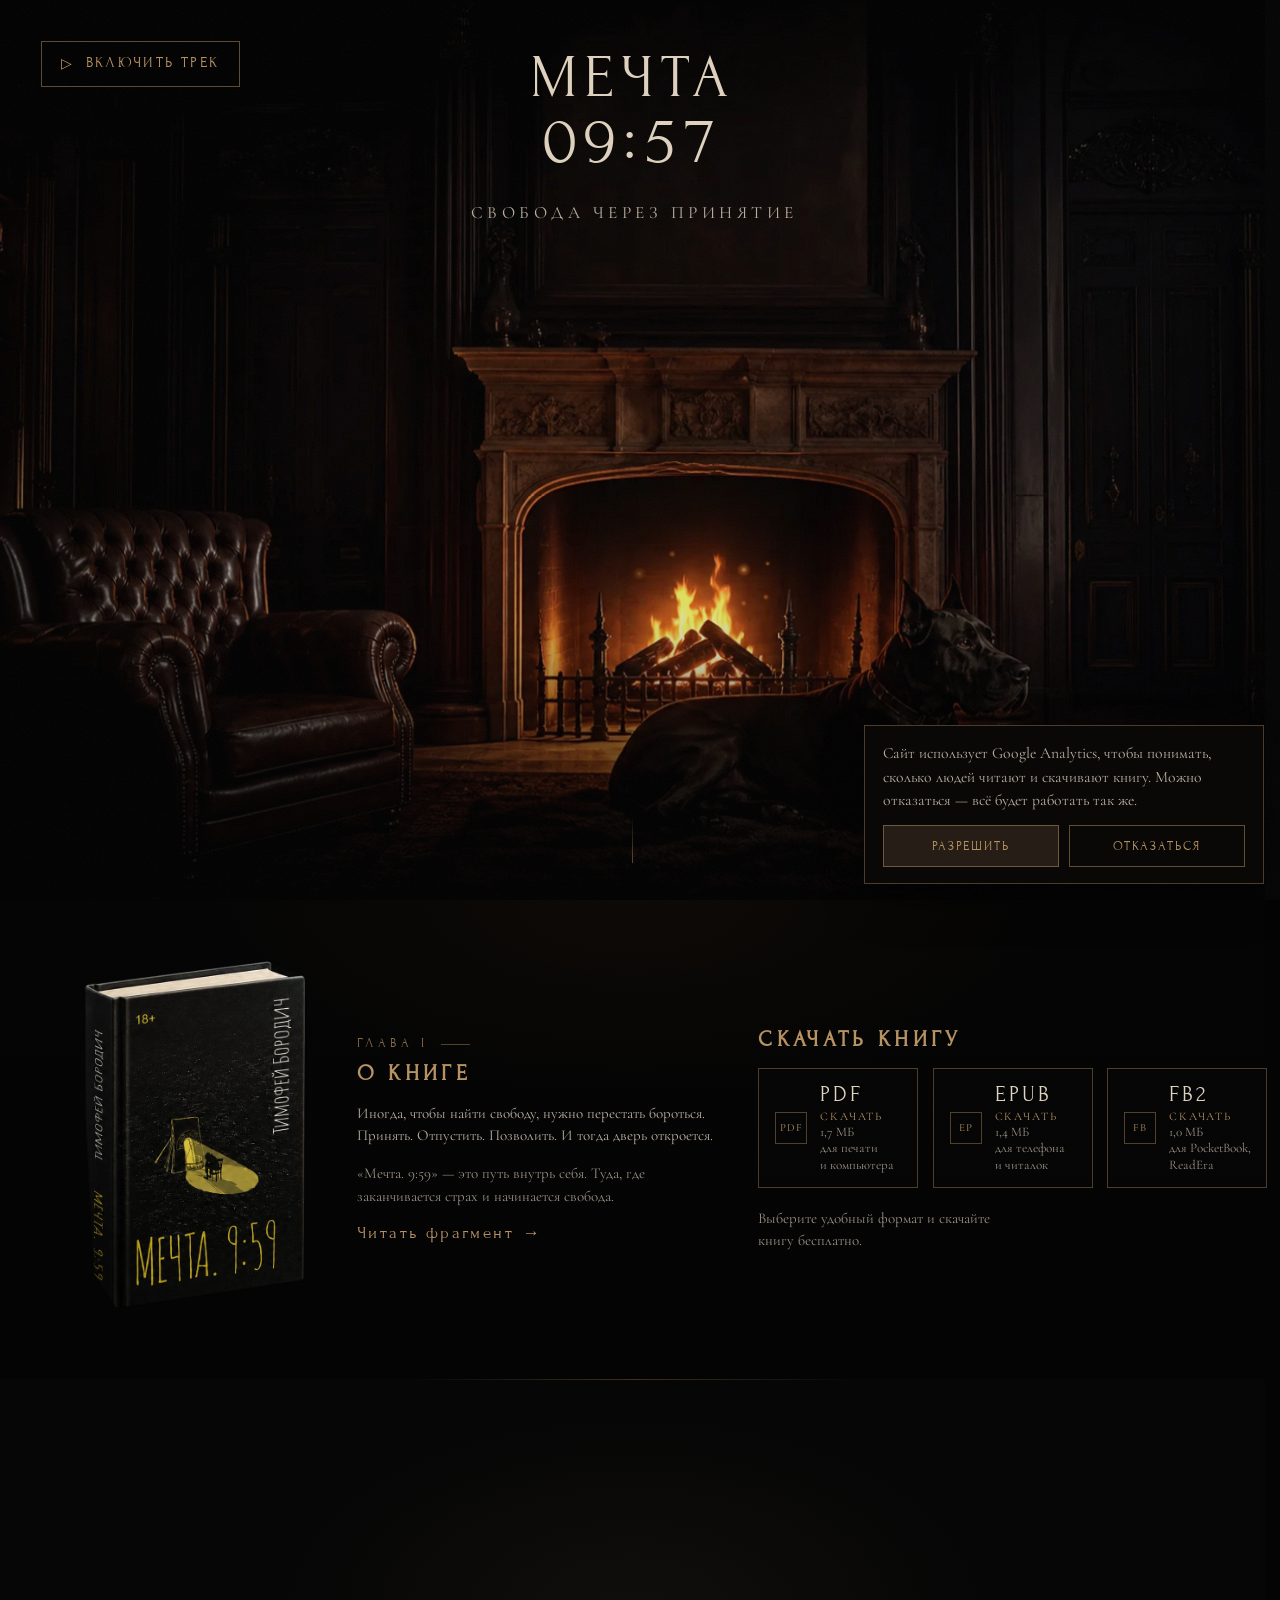
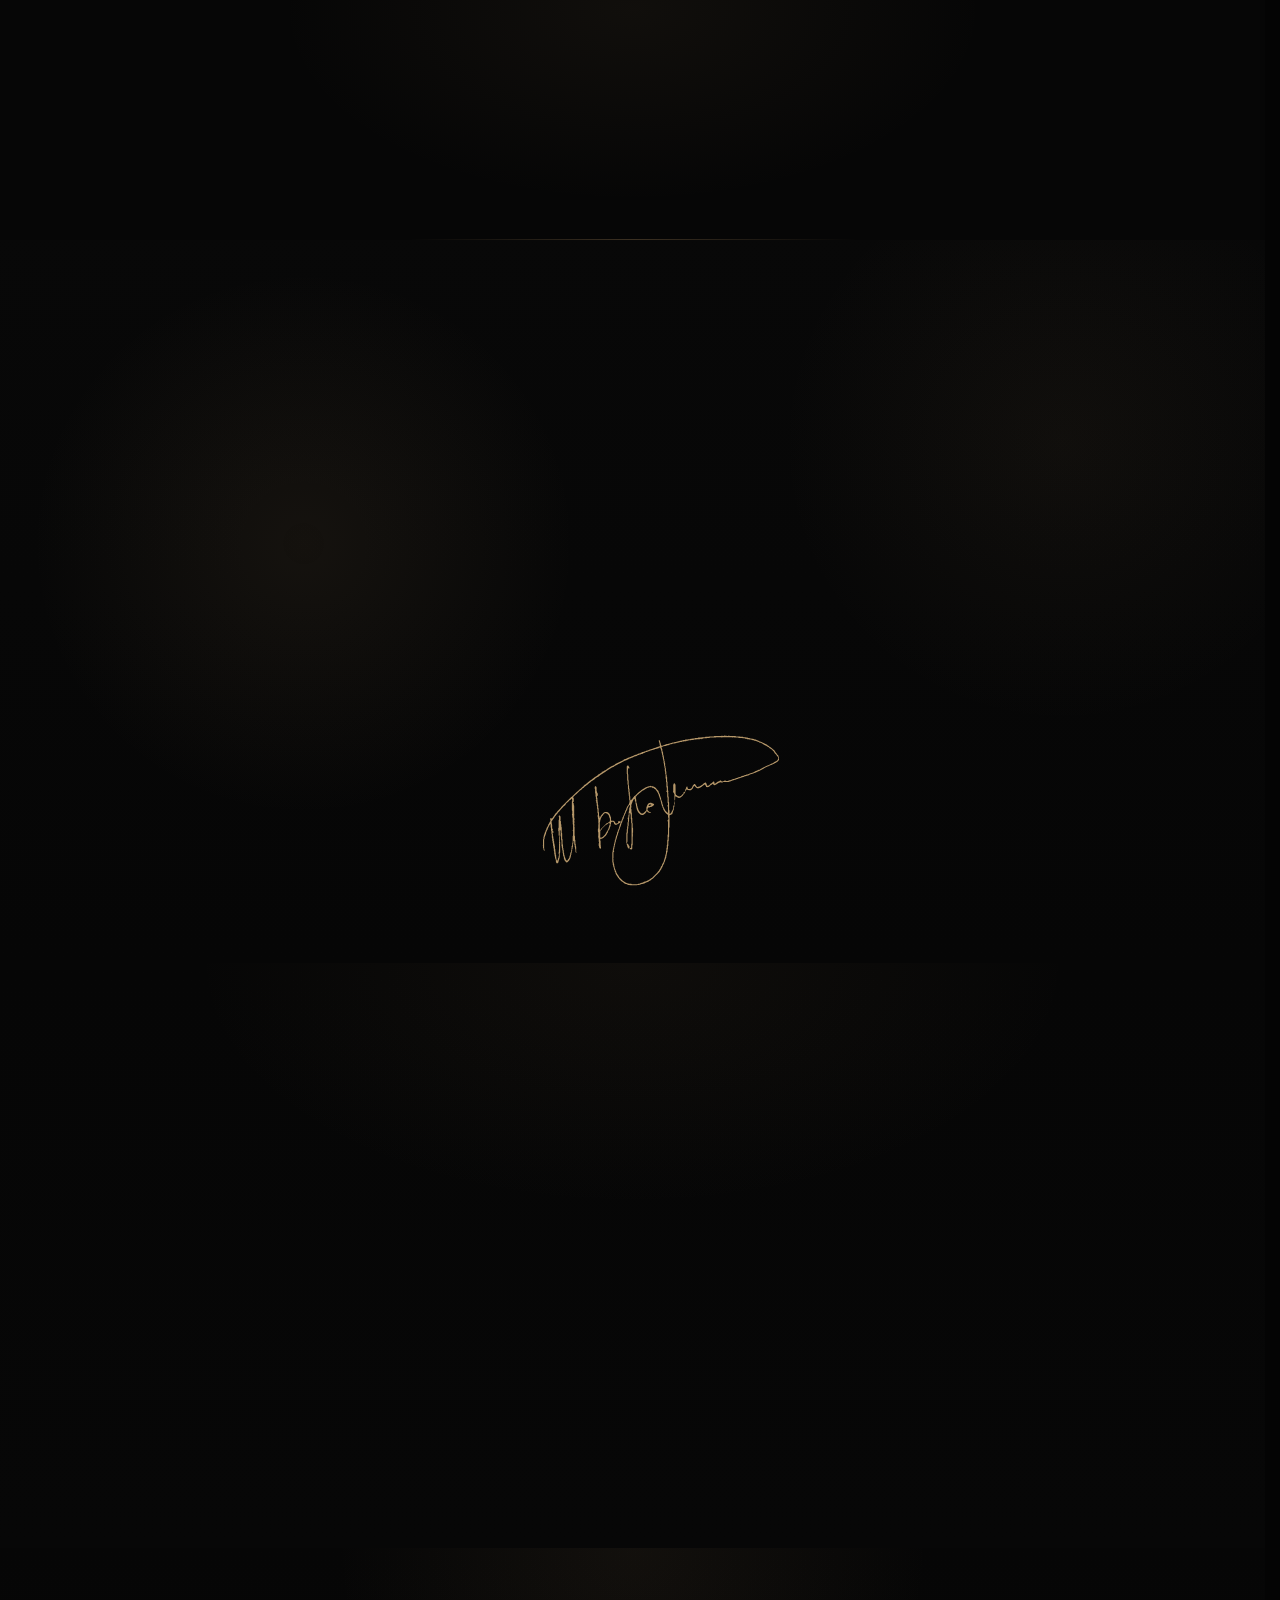
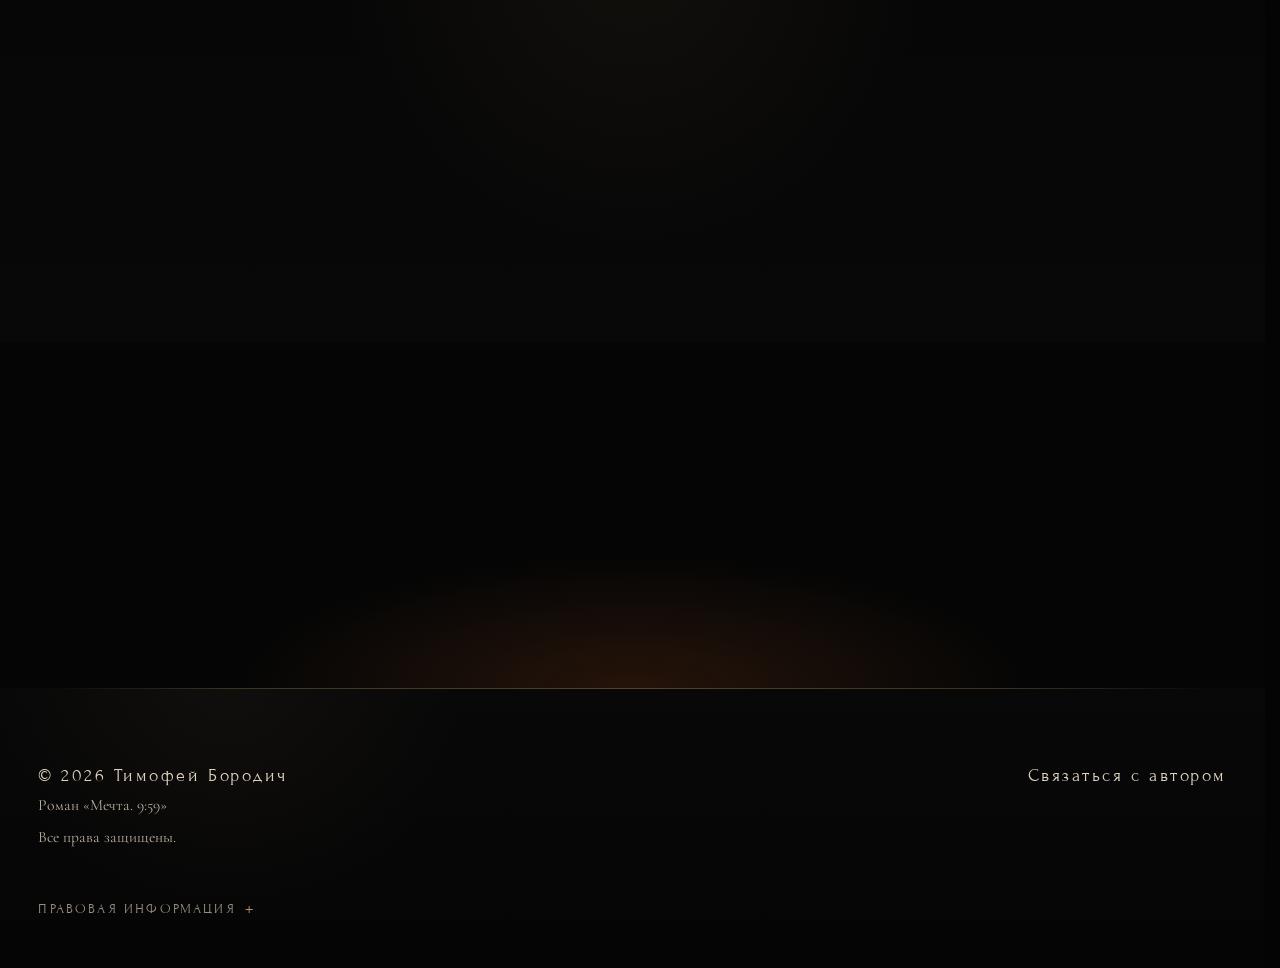
<file: index.html>
<!DOCTYPE html>
<html lang="ru">
  <head>
    <script>
      document.documentElement.classList.add("js");

      // Кинематографичное начало — один раз за сессию и только без «уменьшения движения».
      try {
        if (
          !window.sessionStorage.getItem("intro-seen") &&
          !window.matchMedia("(prefers-reduced-motion: reduce)").matches
        ) {
          document.documentElement.classList.add("intro-play");
          window.sessionStorage.setItem("intro-seen", "1");
        }
      } catch (error) {}

      // Google Consent Mode v2: аналитика по умолчанию без cookies,
      // пока посетитель не нажмёт «Разрешить» в баннере.
      window.dataLayer = window.dataLayer || [];
      function gtag(){dataLayer.push(arguments);}

      var storedConsent = null;
      try {
        storedConsent = window.localStorage.getItem("analytics-consent");
      } catch (error) {}

      gtag("consent", "default", {
        analytics_storage: storedConsent === "granted" ? "granted" : "denied",
        ad_storage: "denied",
        ad_user_data: "denied",
        ad_personalization: "denied"
      });
      gtag("js", new Date());
      gtag("config", "G-35T767LSGK");
    </script>
    <!-- Google tag (gtag.js) -->
    <script async src="https://www.googletagmanager.com/gtag/js?id=G-35T767LSGK"></script>
    <meta charset="UTF-8" />
    <meta name="viewport" content="width=device-width, initial-scale=1.0" />
    <title>«Мечта. 9:59» — роман Тимофея Бородича</title>

    <!-- Primary metadata -->
    <meta
      name="description"
      content="Официальная страница романа Тимофея Бородича «Мечта. 9:59» — истории о выборе, страхе, любви, свободе и ценности времени. Прочитайте фрагмент и скачайте книгу в доступных форматах."
    />
    <meta name="author" content="Тимофей Бородич" />
    <meta name="robots" content="index, follow, max-image-preview:large" />
    <link rel="canonical" href="https://9-59.site/" />
    <meta name="theme-color" content="#040404" />

    <!-- Icons -->
    <link rel="icon" href="favicon.ico" sizes="any" />
    <link rel="icon" type="image/png" sizes="32x32" href="assets/images/favicon-32.png" />
    <link
      rel="apple-touch-icon"
      sizes="180x180"
      href="assets/images/apple-touch-icon-180.png"
    />
    <link rel="manifest" href="manifest.webmanifest" />

    <!-- Open Graph -->
    <meta property="og:type" content="book" />
    <meta property="og:locale" content="ru_RU" />
    <meta property="og:site_name" content="Мечта. 9:59" />
    <meta property="og:title" content="«Мечта. 9:59» — роман Тимофея Бородича" />
    <meta
      property="og:description"
      content="История о выборе, страхе, любви, свободе и ценности времени. Прочитайте фрагмент романа Тимофея Бородича «Мечта. 9:59»."
    />
    <meta property="og:url" content="https://9-59.site/" />
    <meta
      property="og:image"
      content="https://9-59.site/assets/images/social/mechta-9-59-og.jpg"
    />
    <meta
      property="og:image:secure_url"
      content="https://9-59.site/assets/images/social/mechta-9-59-og.jpg"
    />
    <meta property="og:image:type" content="image/jpeg" />
    <meta property="og:image:width" content="1200" />
    <meta property="og:image:height" content="630" />
    <meta
      property="og:image:alt"
      content="Промо-изображение романа Тимофея Бородича «Мечта. 9:59»"
    />

    <!-- Twitter Card -->
    <meta name="twitter:card" content="summary_large_image" />
    <meta name="twitter:title" content="«Мечта. 9:59» — роман Тимофея Бородича" />
    <meta
      name="twitter:description"
      content="История о выборе, страхе, любви, свободе и ценности времени. Прочитайте фрагмент романа «Мечта. 9:59»."
    />
    <meta
      name="twitter:image"
      content="https://9-59.site/assets/images/social/mechta-9-59-og.jpg"
    />
    <meta
      name="twitter:image:alt"
      content="Промо-изображение романа Тимофея Бородича «Мечта. 9:59»"
    />

    <script type="application/ld+json">
      {
        "@context": "https://schema.org",
        "@graph": [
          {
            "@type": "Book",
            "@id": "https://9-59.site/#book",
            "name": "Мечта. 9:59",
            "description": "«Мечта. 9:59» — роман Тимофея Бородича о выборе, страхе, любви, свободе и ценности времени.",
            "inLanguage": "ru",
            "url": "https://9-59.site/",
            "isAccessibleForFree": true,
            "image": "https://9-59.site/assets/images/book-cover-current.jpg",
            "author": {
              "@id": "https://9-59.site/#author"
            },
            "workExample": [
              {
                "@id": "https://9-59.site/#book-pdf"
              },
              {
                "@id": "https://9-59.site/#book-epub"
              },
              {
                "@id": "https://9-59.site/#book-fb2"
              }
            ]
          },
          {
            "@type": "Person",
            "@id": "https://9-59.site/#author",
            "name": "Тимофей Бородич",
            "url": "https://9-59.site/#author",
            "image": "https://9-59.site/assets/images/author-timofei-borodich-1080.webp",
            "description": "Тимофей Бородич — писатель и музыкант, автор романа «Мечта. 9:59»."
          },
          {
            "@type": "Book",
            "@id": "https://9-59.site/#book-pdf",
            "name": "Мечта. 9:59 — PDF",
            "bookFormat": "https://schema.org/EBook",
            "encodingFormat": "application/pdf",
            "inLanguage": "ru",
            "url": "https://9-59.site/assets/books/mechta-9-59.pdf"
          },
          {
            "@type": "Book",
            "@id": "https://9-59.site/#book-epub",
            "name": "Мечта. 9:59 — EPUB",
            "bookFormat": "https://schema.org/EBook",
            "encodingFormat": "application/epub+zip",
            "inLanguage": "ru",
            "url": "https://9-59.site/assets/books/mechta-9-59.epub"
          },
          {
            "@type": "Book",
            "@id": "https://9-59.site/#book-fb2",
            "name": "Мечта. 9:59 — FB2",
            "bookFormat": "https://schema.org/EBook",
            "encodingFormat": "application/x-fictionbook+xml",
            "inLanguage": "ru",
            "url": "https://9-59.site/assets/books/mechta-9-59.fb2"
          }
        ]
      }
    </script>

    <!-- Resource hints -->
    <link
      rel="preload"
      as="image"
      href="assets/images/hero-room-v1.webp"
      fetchpriority="high"
    />

    <!-- Fonts and styles -->
    <link rel="preconnect" href="https://fonts.googleapis.com" />
    <link rel="preconnect" href="https://fonts.gstatic.com" crossorigin />
    <link
      href="https://fonts.googleapis.com/css2?family=Cormorant+Garamond:wght@400;500;600&family=Forum&display=swap"
      rel="stylesheet"
    />
    <link rel="stylesheet" href="styles.css" />
  </head>
  <body>
    <header
      class="hero"
      id="hero"
      aria-labelledby="hero-title hero-timer hero-tagline"
    >
      <button
        class="hero__atmosphere-button"
        type="button"
        aria-label="Включить или выключить музыкальный трек книги"
        aria-pressed="false"
      >
        Включить трек
      </button>

      <div class="hero__room" aria-hidden="true">
      <div class="hero__scene"></div>
      <div class="hero__fire">
        <div class="hero__firelight"></div>
        <div class="hero__fireplace-flame-area">
          <div class="hero__fire-glow"></div>
          <div class="hero__fire-flame hero__fire-flame--back"></div>
          <div class="hero__fire-flame hero__fire-flame--front"></div>
          <div class="hero__fire-flame hero__fire-flame--core"></div>
          <div class="hero__spark-pool"></div>
        </div>
      </div>
      <div class="hero__dog-head"></div>
      <div class="hero__overlay"></div>
      </div>

      <div class="hero__countdown">
        <h1 class="hero__countdown-label" id="hero-title">
          МЕЧТА<span class="visually-hidden">. 9:59</span>
        </h1>
        <p
          class="hero__timer"
          id="hero-timer"
          role="timer"
          aria-label="Обратный таймер"
          tabindex="-1"
        ><span class="hero__digit">0</span><span class="hero__digit">9</span><span class="hero__colon">:</span><span class="hero__digit">5</span><span class="hero__digit">9</span></p>
        <p class="hero__tagline hero__tagline--countdown" id="hero-tagline">
          СВОБОДА ЧЕРЕЗ ПРИНЯТИЕ
        </p>
      </div>

      <button
        class="hero__dog-hit"
        type="button"
        data-dog-hit
        aria-label="Погладить собаку"
      ></button>

      <a class="hero__scroll-cue" href="#fragment" aria-label="Листать к описанию книги">
        <span class="hero__scroll-line" aria-hidden="true"></span>
      </a>

      <div class="hero__finale" data-timer-finale hidden>
        <p class="hero__finale-quote">
          Иногда, чтобы найти свободу, нужно перестать бороться.
        </p>
        <div class="hero__finale-actions">
          <button class="hero__finale-button" type="button" data-open-reader>
            Читать фрагмент
          </button>
          <button
            class="hero__finale-button hero__finale-button--ghost"
            type="button"
            data-timer-restart
          >
            Ещё 9:59
          </button>
        </div>
      </div>
    </header>

    <main>
      <section
        class="about-panel"
        id="fragment"
        aria-labelledby="about-title downloads-title"
      >
        <div class="about-panel__inner">
          <div class="about-panel__book book-mockup" data-tilt>
            <span class="book-mockup__glare" aria-hidden="true"></span>
            <img
              src="assets/images/book-mockup.webp"
              data-reader-origin
              alt="Книга «Мечта. 9:59» Тимофея Бородича"
              width="660"
              height="930"
              loading="lazy"
              decoding="async"
            />
          </div>

          <section class="about-panel__copy" aria-labelledby="about-title">
            <h2 class="about-panel__kicker" id="about-title">
              <span class="chapter-mark" aria-hidden="true">ГЛАВА I</span>О&nbsp;КНИГЕ
            </h2>
            <p class="about-panel__text">
              Иногда, чтобы найти свободу, нужно перестать бороться. Принять.
              Отпустить. Позволить. И&nbsp;тогда дверь откроется.
            </p>
            <p class="about-panel__text about-panel__text--muted">
              «Мечта. 9:59»&nbsp;— это путь внутрь себя. Туда, где заканчивается
              страх и&nbsp;начинается свобода.
            </p>
            <button
              class="about-panel__link"
              type="button"
              data-open-reader
              aria-haspopup="dialog"
              aria-label="Прочитать фрагмент романа «Мечта. 9:59»"
            >
              Читать фрагмент
            </button>
          </section>

          <section
            class="about-panel__downloads"
            id="downloads"
            aria-labelledby="downloads-title"
          >
            <h2 class="about-panel__kicker" id="downloads-title">
              СКАЧАТЬ КНИГУ
            </h2>
            <div class="about-panel__format-grid">
              <a
                class="about-panel__format-card"
                href="assets/books/mechta-9-59.pdf"
                download="mechta-9-59-timofei-borodich.pdf"
                type="application/pdf"
                data-analytics-event="download_pdf"
                data-analytics-file-type="pdf"
                aria-label="Скачать книгу «Мечта. 9:59» в формате PDF"
              >
                <span class="about-panel__format-icon">PDF</span>
                <span class="about-panel__format-meta">
                  <span class="about-panel__format-name">PDF</span>
                  <span class="about-panel__format-action">Скачать</span>
                  <span class="about-panel__format-hint">1,7&nbsp;МБ<br />для&nbsp;печати и&nbsp;компьютера</span>
                </span>
              </a>
              <a
                class="about-panel__format-card"
                href="assets/books/mechta-9-59.epub"
                download="mechta-9-59-timofei-borodich.epub"
                type="application/epub+zip"
                data-analytics-event="download_epub"
                data-analytics-file-type="epub"
                aria-label="Скачать книгу «Мечта. 9:59» в формате EPUB"
              >
                <span class="about-panel__format-icon">EP</span>
                <span class="about-panel__format-meta">
                  <span class="about-panel__format-name">EPUB</span>
                  <span class="about-panel__format-action">Скачать</span>
                  <span class="about-panel__format-hint">1,4&nbsp;МБ<br />для&nbsp;телефона и&nbsp;читалок</span>
                </span>
              </a>
              <a
                class="about-panel__format-card"
                href="assets/books/mechta-9-59.fb2"
                download="mechta-9-59-timofei-borodich.fb2"
                type="application/x-fictionbook+xml"
                data-analytics-event="download_fb2"
                data-analytics-file-type="fb2"
                aria-label="Скачать книгу «Мечта. 9:59» в формате FB2"
              >
                <span class="about-panel__format-icon">FB</span>
                <span class="about-panel__format-meta">
                  <span class="about-panel__format-name">FB2</span>
                  <span class="about-panel__format-action">Скачать</span>
                  <span class="about-panel__format-hint">1,0&nbsp;МБ<br />для&nbsp;PocketBook, ReadEra</span>
                </span>
              </a>
            </div>
            <p class="about-panel__text about-panel__text--muted about-panel__text--narrow">
              Выберите удобный формат и&nbsp;скачайте книгу бесплатно.
            </p>
          </section>
        </div>
      </section>

      <figure class="quote-break" data-quote-break>
        <div class="quote-break__quotes" data-reveal="title">
          <!-- Можно добавить несколько <blockquote>: при&nbsp;каждом визите покажется случайная. -->
          <blockquote class="quote-break__quote">
            <p>Каждый день&nbsp;— это монета, которую ты тратишь.</p>
          </blockquote>
          <blockquote class="quote-break__quote">
            <p>Люди начинают понимать ценность времени только тогда, когда оно подходит к&nbsp;концу.</p>
          </blockquote>
          <blockquote class="quote-break__quote">
            <p>Отказ&nbsp;— это выбор, а&nbsp;выбор&nbsp;— та же дверь, только без&nbsp;ручки и&nbsp;полотна.</p>
          </blockquote>
          <blockquote class="quote-break__quote">
            <p>Все возвращаются домой&nbsp;— лишь затем, чтобы через какое-то время снова собраться в&nbsp;путь.</p>
          </blockquote>
          <blockquote class="quote-break__quote">
            <p>Иногда самый большой поступок&nbsp;— не&nbsp;менять.</p>
          </blockquote>
        </div>
        <figcaption class="quote-break__caption" data-reveal="label">«Мечта. 9:59»</figcaption>
      </figure>

      <section class="author-section" id="author" aria-labelledby="author-title">
        <div class="author-section__inner">
          <div class="author-section__media" data-reveal="photo">
            <figure class="author-section__portrait">
              <img
                src="assets/images/author-timofei-borodich-1080.webp"
                srcset="
                  assets/images/author-timofei-borodich-720.webp 720w,
                  assets/images/author-timofei-borodich-1080.webp 1080w
                "
                sizes="
                  (max-width: 768px) calc(100vw - 2rem),
                  (max-width: 1024px) 34vw,
                  486px
                "
                alt="Тимофей Бородич, автор романа «Мечта. 9:59»"
                width="1080"
                height="719"
                loading="lazy"
                decoding="async"
              />
            </figure>
          </div>

          <div class="author-section__content">
            <p class="author-section__kicker" data-reveal="label">
              <span class="chapter-mark" aria-hidden="true">ГЛАВА II</span>АВТОР
            </p>
            <h2 class="author-section__name" id="author-title" data-reveal="title">
              Тимофей Бородич
            </h2>
            <div class="author-section__bio" data-reveal="body">
              <p>
                <strong>Тимофей Бородич</strong>&nbsp;— писатель и&nbsp;музыкант, для&nbsp;которого истории всегда были способом говорить о&nbsp;самом важном.
              </p>
              <p>
                В&nbsp;своем дебютном романе <strong>«Мечта. 9:59»</strong> он
                соединяет психологическую глубину, философские размышления и&nbsp;элементы мистического повествования, создавая историю о&nbsp;выборе,
                страхе, любви и&nbsp;свободе.
              </p>
              <p>
                Его&nbsp;книга не&nbsp;стремится дать готовые ответы&nbsp;— она приглашает
                читателя остановиться, задуматься, почувствовать ценность
                времени, осознать истинную цену свободы и&nbsp;вновь поверить в&nbsp;силу
                любви.
              </p>
            </div>

            <figure class="author-section__signature" data-signature>
              <img
                src="assets/images/signature.svg"
                alt="Подпись Тимофея Бородича"
                width="599"
                height="381"
                loading="lazy"
                decoding="async"
              />
            </figure>
          </div>
        </div>
      </section>

      <section class="reviews" id="reviews" aria-labelledby="reviews-title">
        <div class="reviews__inner">
          <p class="reviews__kicker" data-reveal="label">
            <span class="chapter-mark" aria-hidden="true">ГЛАВА III</span>ЧИТАТЕЛИ
          </p>
          <h2 class="reviews__title" id="reviews-title" data-reveal="title">
            Что&nbsp;пишут о&nbsp;книге
          </h2>
          <div class="reviews__grid">
            <article class="review" data-reveal="body">
              <p class="review__pull">«Книга, написанная честно, без&nbsp;купюр и&nbsp;очень эмоционально, до&nbsp;мурашек, до&nbsp;слёз.»</p>
              <details class="review__more">
                <summary class="review__toggle">Читать отзыв полностью</summary>
                <div class="review__text">
                  <p>Твоя книга&nbsp;— откровение и&nbsp;дар! Бесценный дар всем тем людям, которые бродят во&nbsp;мраке и&nbsp;не&nbsp;могут найти свой путь, не&nbsp;могут сделать в&nbsp;жизни правильный выбор… и&nbsp;падают в&nbsp;пропасть…</p>
                  <p>Лично я&nbsp;благодарю тебя за&nbsp;книгу, написанную честно, без&nbsp;купюр и&nbsp;очень эмоционально, до&nbsp;мурашек, до&nbsp;слёз… Я&nbsp;желаю тебе благополучия, процветания, мира и&nbsp;добра, и&nbsp;не&nbsp;только тебе, но&nbsp;и&nbsp;твоим близким. Горжусь тобой, мой друг!</p>
                </div>
              </details>
              <p class="review__meta">Из&nbsp;сообщения автору</p>
            </article>
            <article class="review" data-reveal="body">
              <p class="review__pull">«Она случайно попала ко&nbsp;мне и&nbsp;была прочитана за&nbsp;один день. Это тяжёлое, но&nbsp;в&nbsp;то же время уникальное произведение.»</p>
              <details class="review__more">
                <summary class="review__toggle">Читать отзыв полностью</summary>
                <div class="review__text">
                  <p>Здравствуйте! Мы с&nbsp;Вами не&nbsp;знакомы, но&nbsp;хотелось бы выразить благодарность за&nbsp;книгу «Мечта». Она случайно попала ко&nbsp;мне и&nbsp;была прочитана за&nbsp;один день.</p>
                  <p>Это тяжёлое, но&nbsp;в&nbsp;то же время уникальное произведение. Спектр пережитых эмоций бесконечен, давно такого не&nbsp;было, чтобы книга вызывала такое. Словами даже не&nbsp;описать.</p>
                  <p>Огромное спасибо, что&nbsp;поднимаете такую важную тему, как&nbsp;зависимость, и&nbsp;в&nbsp;такой нестандартной форме. Удачи Вам и&nbsp;новых открытий в&nbsp;творчестве! Спасибо!</p>
                </div>
              </details>
              <p class="review__meta">Из&nbsp;сообщения автору</p>
            </article>
            <article class="review" data-reveal="body">
              <p class="review__pull">«Я&nbsp;с&nbsp;этой книгой прожила и&nbsp;прочувствовала состояния, кажется, больше, чем за&nbsp;всю свою жизнь.»</p>
              <details class="review__more">
                <summary class="review__toggle">Читать отзыв полностью</summary>
                <div class="review__text">
                  <p>Привет, Тимофей! Прочла. Я&nbsp;с&nbsp;этой книгой прожила и&nbsp;прочувствовала состояния, кажется, больше, чем за&nbsp;всю свою жизнь. Это такое расширение сознания, такая невероятная возможность увидеть жизнь с&nbsp;другого ракурса!</p>
                  <p>Невозможно оторваться и&nbsp;больно читать без&nbsp;пауз, тем более когда буквы расплываются из-за&nbsp;слёз. Я&nbsp;читала, останавливалась, откладывала книгу, плакала, шла заваривать чай, обдумывала, возвращала себя в&nbsp;реальность, успокаивалась и&nbsp;снова открывала книгу.</p>
                  <p>А&nbsp;в&nbsp;некоторых фрагментах ловила дежавю&nbsp;— до&nbsp;боли знакомые для&nbsp;меня чувства и&nbsp;состояния описывались. Захватывающий сюжет, описания переданы настолько ярко, что&nbsp;не&nbsp;ощутить на&nbsp;себе просто невозможно. Табун мурашек и&nbsp;волосы дыбом во&nbsp;время всего прочтения.</p>
                  <p>Книга&nbsp;— откровение, в&nbsp;которой я&nbsp;нашла даже ответы на&nbsp;свои вопросы, цитаты выписывала себе в&nbsp;заметки. Пиши ещё!</p>
                </div>
              </details>
              <p class="review__meta">Из&nbsp;сообщения автору</p>
            </article>
          </div>
        </div>
      </section>

      <section class="next-book" id="next-book" aria-labelledby="next-book-title">
        <div class="next-book__inner">
          <p class="next-book__kicker" data-reveal="label">
            <span class="chapter-mark" aria-hidden="true">ГЛАВА IV</span>СКОРО
          </p>
          <h2 class="next-book__title" id="next-book-title" data-reveal="title">
            «Пока автобус едет»
          </h2>
          <p class="next-book__text" data-reveal="body">
            Новый роман Тимофея Бородича. Следите за&nbsp;новостями автора, чтобы
            не&nbsp;пропустить выход.
          </p>
          <a
            class="next-book__link"
            href="https://taplink.cc/dream959"
            target="_blank"
            rel="noreferrer noopener"
            data-reveal="body"
            data-analytics-contact-type="next_book"
          >
            Узнать о&nbsp;выходе первым
          </a>
        </div>
      </section>

      <section class="epilogue" aria-label="Эпилог">
        <div class="epilogue__embers" aria-hidden="true">
          <span></span><span></span><span></span><span></span><span></span><span></span><span></span>
        </div>
        <p class="epilogue__line" data-reveal="title">Огонь в&nbsp;камине почти угас.</p>
        <a class="epilogue__link" href="#hero" data-reveal="label">Вернуться к&nbsp;камину</a>
      </section>
    </main>

    <footer class="site-footer">
      <div class="site-footer__inner">
        <div class="site-footer__top">
          <div class="site-footer__column site-footer__column--meta">
            <p class="site-footer__title">© 2026 Тимофей Бородич</p>
            <p class="site-footer__line">Роман «Мечта. 9:59»</p>
            <p class="site-footer__line">Все права защищены.</p>
          </div>

          <div class="site-footer__column site-footer__column--contacts">
            <p class="site-footer__title site-footer__title--contacts">
              <a
                class="site-footer__contact-heading-link"
                href="https://taplink.cc/dream959"
                target="_blank"
                rel="noreferrer noopener"
                data-analytics-contact-type="website"
              >
                Связаться с&nbsp;автором
              </a>
            </p>
          </div>
        </div>

        <details class="site-footer__legal">
          <summary class="site-footer__legal-summary">Правовая информация</summary>
          <p class="site-footer__copyright">
            Все материалы, размещенные на&nbsp;данном сайте, включая текст книги, иллюстрации,
            дизайн, графику и&nbsp;другие объекты авторского права, принадлежат Тимофею Бородичу
            и&nbsp;защищены законодательством об&nbsp;авторском праве. Допускается исключительно личное
            некоммерческое использование материалов сайта. Любое копирование, распространение,
            публикация, изменение или коммерческое использование произведения полностью или
            частично без&nbsp;письменного разрешения правообладателя запрещено. Материалы сайта
            предназначены исключительно для&nbsp;личного ознакомления. Любое воспроизведение,
            распространение, публикация, изменение или использование произведения полностью
            либо частично в&nbsp;коммерческих целях без&nbsp;письменного разрешения правообладателя
            запрещено.
          </p>
        </details>
      </div>
    </footer>

    <dialog class="reader-layer" aria-labelledby="reader-title">
      <div class="reader-layer__backdrop" data-close-reader></div>
      <section class="reader-dialog">
        <button
          class="reader-dialog__close"
          type="button"
          aria-label="Закрыть режим чтения"
          data-close-reader
        >
          ×
        </button>

        <div class="reader-dialog__sheet">
          <header class="reader-dialog__header">
            <p class="reader-dialog__label">ФРАГМЕНТ</p>
            <h2 class="reader-dialog__title" id="reader-title">МЕЧТА. 9:59</h2>
            <div class="reader-dialog__rule" aria-hidden="true"></div>
            <div class="reader-dialog__tools" role="group" aria-label="Настройки чтения">
              <button
                class="reader-dialog__tool"
                type="button"
                data-reader-font="-1"
                aria-label="Уменьшить текст"
              >
                A−
              </button>
              <button
                class="reader-dialog__tool"
                type="button"
                data-reader-font="1"
                aria-label="Увеличить текст"
              >
                A+
              </button>
              <button
                class="reader-dialog__tool reader-dialog__tool--theme"
                type="button"
                data-reader-theme
                aria-pressed="false"
                aria-label="Ночной режим"
              >
                <span aria-hidden="true">☾</span>
              </button>
            </div>
          </header>

          <div class="reader-dialog__body">
            <article
              class="reader-dialog__page"
              id="reader-content"
              tabindex="0"
              aria-label="Текст фрагмента"
            ></article>
          </div>

          <button
            class="reader-dialog__share"
            type="button"
            data-reader-share
            hidden
          >
            Поделиться цитатой
          </button>

          <footer class="reader-dialog__footer">
            <div class="reader-dialog__progress" aria-hidden="true">
              <span data-reader-progress></span>
            </div>
            <button
              class="reader-dialog__nav reader-dialog__nav--prev"
              type="button"
              data-reader-prev
            >
              ← Предыдущая
            </button>
            <p class="reader-dialog__meta" data-reader-meta></p>
            <button
              class="reader-dialog__nav reader-dialog__nav--next"
              type="button"
              data-reader-next
            >
              Следующая →
            </button>
          </footer>
        </div>
      </section>
    </dialog>

    <div class="toast" role="status" aria-live="polite" popover="manual" data-toast></div>

    <div class="consent" role="region" aria-label="Согласие на аналитику" data-consent hidden>
      <p class="consent__text">
        Сайт использует Google Analytics, чтобы понимать, сколько людей читают и&nbsp;скачивают книгу. Можно отказаться&nbsp;— всё будет работать так же.
      </p>
      <div class="consent__actions">
        <button class="consent__button" type="button" data-consent-accept>Разрешить</button>
        <button
          class="consent__button consent__button--ghost"
          type="button"
          data-consent-decline
        >
          Отказаться
        </button>
      </div>
    </div>

    <script type="module" src="script.js"></script>
  </body>
</html>
</file>
<file: styles.css>
:root {
  --color-bg: #040404;
  --color-text: #dfd2bf;
  --color-text-soft: rgba(223, 210, 191, 0.82);
  --color-text-dim: rgba(223, 210, 191, 0.68);
  --color-gold: #b79262;
  --color-gold-soft: rgba(183, 146, 98, 0.38);
  --color-button-bg: rgba(8, 8, 8, 0.2);
  --color-button-border: rgba(183, 146, 98, 0.5);
  --hero-padding: clamp(2rem, 3vw, 3rem);
  --hero-bg-position: center center;
  --content-max-width: 1360px;
  --panel-side-padding: clamp(1.25rem, 3vw, 2.5rem);
  --grain: url("data:image/svg+xml,%3Csvg xmlns='http://www.w3.org/2000/svg' width='180' height='180'%3E%3Cfilter id='n'%3E%3CfeTurbulence type='fractalNoise' baseFrequency='0.85' numOctaves='2' stitchTiles='stitch'/%3E%3CfeColorMatrix type='saturate' values='0'/%3E%3C/filter%3E%3Crect width='100%25' height='100%25' filter='url(%23n)'/%3E%3C/svg%3E");
  --paper: url("data:image/svg+xml,%3Csvg xmlns='http://www.w3.org/2000/svg' width='240' height='240'%3E%3Cfilter id='p'%3E%3CfeTurbulence type='fractalNoise' baseFrequency='0.65' numOctaves='3' stitchTiles='stitch'/%3E%3CfeColorMatrix values='0 0 0 0 0.36 0 0 0 0 0.26 0 0 0 0 0.14 0.22 0 0 0 -0.02'/%3E%3C/filter%3E%3Crect width='100%25' height='100%25' filter='url(%23p)'/%3E%3C/svg%3E");
}

*,
*::before,
*::after {
  box-sizing: border-box;
}

html,
body {
  margin: 0;
  min-height: 100%;
}

html {
  /* Место под скроллбар зарезервировано: при открытии читалки вёрстка не прыгает. */
  scrollbar-gutter: stable;
}

@media (prefers-reduced-motion: no-preference) {
  html {
    scroll-behavior: smooth;
  }
}

/* Плёночное зерно поверх всего сайта: страница читается как один кадр. */
body::after {
  content: "";
  position: fixed;
  inset: 0;
  z-index: 15;
  pointer-events: none;
  background-image: var(--grain);
  background-size: 180px;
  opacity: 0.045;
}

img,
picture,
video,
svg {
  max-width: 100%;
}

img,
picture,
video {
  display: block;
  height: auto;
}

.visually-hidden {
  position: absolute;
  width: 1px;
  height: 1px;
  padding: 0;
  margin: -1px;
  overflow: hidden;
  clip: rect(0, 0, 0, 0);
  white-space: nowrap;
  border: 0;
}

body {
  overflow-x: hidden;
  background: var(--color-bg);
  color: var(--color-text);
  font-family: "Cormorant Garamond", serif;
}

.hero {
  position: relative;
  min-height: 100svh;
  min-height: 100dvh;
  padding: var(--hero-padding);
  overflow: hidden;
  isolation: isolate;
  background: #050505;
}

.hero__room,
.hero__scene,
.hero__overlay {
  position: absolute;
  inset: 0;
}

/* Глубина: комната чуть смещается за курсором, текст — навстречу. */
@media (hover: hover) and (pointer: fine) and (prefers-reduced-motion: no-preference) {
  .hero__room {
    transform:
      translate3d(calc(var(--px, 0) * -10px), calc(var(--py, 0) * -7px), 0)
      scale(1.03);
    transition: transform 1.1s cubic-bezier(0.2, 0.8, 0.2, 1);
  }

  .hero__countdown {
    translate: calc(var(--px, 0) * 6px) calc(var(--py, 0) * 4px);
    transition: translate 1.1s cubic-bezier(0.2, 0.8, 0.2, 1);
  }
}

.hero__scene {
  background-image:
    linear-gradient(180deg, rgba(0, 0, 0, 0.04), rgba(0, 0, 0, 0.06)),
    url("./assets/images/hero-room-v1.png");
  background-image:
    linear-gradient(180deg, rgba(0, 0, 0, 0.04), rgba(0, 0, 0, 0.06)),
    image-set(
      url("./assets/images/hero-room-v1.webp") type("image/webp"),
      url("./assets/images/hero-room-v1.png") type("image/png")
    );
  background-position: var(--hero-bg-position);
  background-repeat: no-repeat;
  background-size: cover;
}

.hero__fire,
.hero__dog-head {
  position: absolute;
  inset: 0;
  z-index: 2;
  pointer-events: none;
}

.hero__fire {
  inset: auto;
  left: 50%;
  bottom: 23.5%;
  width: min(15rem, 24vw);
  height: min(11rem, 16vw);
  transform: translateX(-50%);
  filter: blur(0.1px);
  opacity: 0;
  transition: opacity 1.2s ease;
}

.hero--fire-active .hero__fire {
  opacity: 1;
}

.hero__firelight,
.hero__fireplace-flame-area {
  position: absolute;
  pointer-events: none;
}

.hero__firelight {
  left: 50%;
  bottom: -10%;
  width: 240%;
  height: 205%;
  transform: translateX(-50%);
  background:
    radial-gradient(circle at 50% 76%, rgba(255, 176, 84, 0.24) 0%, rgba(255, 134, 44, 0.14) 18%, rgba(255, 120, 36, 0.07) 34%, rgba(255, 120, 36, 0) 68%);
  filter: blur(26px);
  mix-blend-mode: screen;
  animation: firelightPulse 3.8s ease-in-out infinite alternate;
}

.hero__firelight::before,
.hero__firelight::after {
  content: "";
  position: absolute;
  pointer-events: none;
  opacity: 0.18;
  filter: blur(22px);
  mix-blend-mode: screen;
  animation: firelightPulseSoft 4.6s ease-in-out infinite alternate;
}

.hero__firelight::before {
  left: -4%;
  bottom: 8%;
  width: 54%;
  height: 36%;
  background: radial-gradient(circle at 60% 50%, rgba(255, 172, 80, 0.22), rgba(255, 172, 80, 0));
}

.hero__firelight::after {
  right: 2%;
  bottom: 14%;
  width: 36%;
  height: 28%;
  background: radial-gradient(circle at 40% 50%, rgba(255, 168, 78, 0.18), rgba(255, 168, 78, 0));
  animation-duration: 3.1s;
}

.hero__fireplace-flame-area {
  left: 50%;
  bottom: 4%;
  width: 58%;
  height: 82%;
  overflow: hidden;
  transform: translateX(-50%);
}

.hero__fire-glow,
.hero__fire-flame {
  position: absolute;
  left: 50%;
  bottom: 0;
  transform-origin: center bottom;
}

.hero__fire-glow {
  width: 112%;
  height: 112%;
  transform: translateX(-50%);
  background:
    radial-gradient(circle at 50% 88%, rgba(255, 180, 84, 0.3) 0%, rgba(255, 118, 38, 0.2) 22%, rgba(255, 102, 26, 0.08) 40%, rgba(255, 102, 26, 0) 76%);
  filter: blur(18px);
  animation: fireGlowPulse 3.4s ease-in-out infinite alternate;
}

.hero__fire-flame {
  border-radius: 56% 56% 32% 32%;
  mix-blend-mode: screen;
}

.hero__fire-flame--back {
  width: 44%;
  height: 74%;
  transform: translateX(-57%) skewX(-5deg);
  background:
    radial-gradient(circle at 50% 84%, rgba(255, 206, 132, 0.66) 0%, rgba(255, 144, 52, 0.54) 24%, rgba(255, 86, 20, 0.24) 58%, rgba(255, 86, 20, 0) 100%);
  filter: blur(8px);
  animation: fireFlameBack 3.3s ease-in-out infinite alternate;
}

.hero__fire-flame--front {
  width: 34%;
  height: 94%;
  transform: translateX(-44%);
  background:
    radial-gradient(circle at 50% 82%, rgba(255, 243, 202, 0.92) 0%, rgba(255, 186, 82, 0.86) 18%, rgba(255, 108, 24, 0.3) 58%, rgba(255, 108, 24, 0) 100%);
  filter: blur(4px);
  animation: fireFlameFront 2.4s ease-in-out infinite alternate;
}

.hero__fire-flame--core {
  width: 19%;
  height: 58%;
  transform: translateX(-10%);
  background:
    radial-gradient(circle at 50% 84%, rgba(255, 249, 228, 0.96) 0%, rgba(255, 218, 146, 0.9) 20%, rgba(255, 159, 54, 0.32) 58%, rgba(255, 159, 54, 0) 100%);
  filter: blur(3px);
  animation: fireFlameCore 1.9s ease-in-out infinite alternate;
}

.hero__spark-pool {
  position: absolute;
  inset: 0;
  pointer-events: none;
}

.hero__spark {
  position: absolute;
  left: var(--spark-left, 50%);
  bottom: var(--spark-bottom, 16%);
  width: var(--spark-size, 0.38rem);
  height: var(--spark-size, 0.38rem);
  border-radius: 50%;
  opacity: 0;
  background: radial-gradient(circle at 50% 50%, rgba(255, 245, 216, 0.95), rgba(255, 174, 74, 0.54) 54%, rgba(255, 128, 30, 0) 100%);
  filter: blur(1px);
  transform: translate3d(0, 0, 0) scale(0.7);
}

.hero__spark--active {
  animation: sparkFloat var(--spark-duration, 1.7s) ease-out forwards;
}

.hero__dog-head {
  opacity: 0;
  background-image: url("./assets/images/hero-room-v1.png");
  background-image: image-set(
    url("./assets/images/hero-room-v1.webp") type("image/webp"),
    url("./assets/images/hero-room-v1.png") type("image/png")
  );
  background-position: var(--hero-bg-position);
  background-repeat: no-repeat;
  background-size: cover;
  clip-path: ellipse(8.6% 12.4% at 34.5% 77.2%);
  transform-origin: 33% 80%;
  will-change: transform, opacity;
}

.hero__dog-head.is-howling {
  animation: dogHeadHowl 7s cubic-bezier(0.4, 0, 0.2, 1) both;
}

.hero__overlay {
  z-index: 1;
  background:
    radial-gradient(circle at 50% 47%, rgba(0, 0, 0, 0) 0%, rgba(0, 0, 0, 0.12) 52%, rgba(0, 0, 0, 0.48) 100%),
    linear-gradient(180deg, rgba(0, 0, 0, 0.44) 0%, rgba(0, 0, 0, 0.12) 18%, rgba(0, 0, 0, 0.08) 68%, rgba(0, 0, 0, 0.62) 100%);
}

.hero__overlay::before {
  content: "";
  position: absolute;
  inset: 0;
  background:
    linear-gradient(180deg, rgba(0, 0, 0, 0.2) 0%, rgba(0, 0, 0, 0) 14%),
    linear-gradient(0deg, rgba(0, 0, 0, 0.68) 0%, rgba(0, 0, 0, 0.28) 14%, rgba(0, 0, 0, 0) 28%);
}

@keyframes fireGlowPulse {
  0% {
    opacity: 0.46;
    transform: translateX(-50%) scale(0.98);
  }
  100% {
    opacity: 0.62;
    transform: translateX(-50%) scale(1.02);
  }
}

@keyframes firelightPulse {
  0% {
    opacity: 0.16;
    transform: translateX(-50%) scale(0.985);
  }
  38% {
    opacity: 0.22;
    transform: translateX(-50%) scale(1.015);
  }
  100% {
    opacity: 0.27;
    transform: translateX(-50%) scale(1.03);
  }
}

@keyframes firelightPulseSoft {
  0% {
    opacity: 0.08;
  }
  100% {
    opacity: 0.2;
  }
}

@keyframes fireFlameBack {
  0% {
    transform: translateX(-57%) translateY(0) scale(0.98, 0.92) rotate(-4deg);
    opacity: 0.56;
  }
  34% {
    transform: translateX(-53%) translateY(-0.28rem) scale(1.03, 1.04) rotate(-1deg);
    opacity: 0.72;
  }
  68% {
    transform: translateX(-61%) translateY(-0.12rem) scale(0.96, 1.02) rotate(2deg);
    opacity: 0.62;
  }
  100% {
    transform: translateX(-56%) translateY(-0.06rem) scale(1, 0.98) rotate(-2deg);
    opacity: 0.66;
  }
}

@keyframes fireFlameFront {
  0% {
    transform: translateX(-44%) translateY(0) scale(0.96, 0.94) rotate(-2deg);
    opacity: 0.76;
  }
  35% {
    transform: translateX(-39%) translateY(-0.42rem) scale(1.04, 1.08) rotate(2deg);
    opacity: 0.98;
  }
  70% {
    transform: translateX(-47%) translateY(-0.14rem) scale(0.98, 0.98) rotate(-1deg);
    opacity: 0.86;
  }
  100% {
    transform: translateX(-42%) translateY(-0.06rem) scale(1.01, 1.03) rotate(1deg);
    opacity: 0.82;
  }
}

@keyframes fireFlameCore {
  0% {
    transform: translateX(-10%) translateY(0) scale(0.9, 0.9) rotate(-1deg);
    opacity: 0.7;
  }
  50% {
    transform: translateX(-7%) translateY(-0.3rem) scale(1.08, 1.12) rotate(1deg);
    opacity: 0.96;
  }
  100% {
    transform: translateX(-11%) translateY(-0.08rem) scale(0.98, 1) rotate(-1deg);
    opacity: 0.82;
  }
}

@keyframes sparkFloat {
  0% {
    opacity: 0;
    transform: translate3d(0, 0, 0) scale(0.72);
  }
  14% {
    opacity: 0.82;
    transform: translate3d(calc(var(--spark-drift-x, 0rem) * 0.24), calc(var(--spark-rise, -2.4rem) * 0.18), 0) scale(1);
  }
  100% {
    opacity: 0;
    transform: translate3d(var(--spark-drift-x, 0.8rem), var(--spark-rise, -2.4rem), 0) scale(0.54);
  }
}

@keyframes dogHeadHowl {
  0% {
    opacity: 0;
    transform: rotate(0deg) translate3d(0, 0, 0);
  }
  35% {
    opacity: 0.96;
    transform: rotate(-3.4deg) translate3d(0, -6px, 0);
  }
  55% {
    opacity: 0.96;
    transform: rotate(-3.6deg) translate3d(0, -6px, 0);
  }
  100% {
    opacity: 0;
    transform: rotate(0deg) translate3d(0, 0, 0);
  }
}

@media (prefers-reduced-motion: reduce) {
  .hero__dog-head.is-howling {
    animation-duration: 2.2s;
  }

  .hero__firelight,
  .hero__firelight::before,
  .hero__firelight::after,
  .hero__fire-glow,
  .hero__fire-flame {
    animation: none;
  }

  .hero__spark {
    display: none;
  }

  @keyframes dogHeadHowl {
    0% {
      opacity: 0;
      transform: rotate(0deg) translate3d(0, 0, 0);
    }
    40% {
      opacity: 0.7;
      transform: rotate(-1deg) translate3d(0, -2px, 0);
    }
    100% {
      opacity: 0;
      transform: rotate(0deg) translate3d(0, 0, 0);
    }
  }
}

/* Пока hero не виден на экране, его анимации стоят на паузе. */
.hero.is-offscreen *,
.hero.is-offscreen *::before,
.hero.is-offscreen *::after {
  animation-play-state: paused !important;
}

.hero__countdown,
.hero__atmosphere-button {
  position: relative;
  z-index: 3;
}

.hero__countdown {
  position: absolute;
  top: clamp(2rem, 5.6vh, 4.25rem);
  left: 50%;
  display: grid;
  justify-items: center;
  gap: 0.42rem;
  width: min(21rem, calc(100% - 8rem));
  max-width: 100%;
  transform: translateX(-50%);
  text-align: center;
}

.hero__countdown-label,
.hero__tagline {
  margin: 0;
  color: var(--color-text-soft);
}

.hero__countdown-label {
  color: var(--color-text);
  font-family: "Forum", serif;
  font-size: clamp(3rem, 4.8vw, 4.65rem);
  font-weight: 400;
  letter-spacing: 0.12em;
  line-height: 0.9;
}

.hero__timer {
  margin: 0;
  color: var(--color-text);
  font-family: "Forum", serif;
  font-size: clamp(3rem, 5.2vw, 4.85rem);
  font-weight: 400;
  letter-spacing: 0.08em;
  line-height: 0.9;
  transition: color 1.2s ease;
}

.hero__timer:focus {
  outline: none;
}

/* Цифры фиксированной ширины: таймер не дрожит при смене секунд. */
.hero__digit {
  display: inline-block;
  width: 0.6em;
  text-align: center;
}

.hero__colon {
  display: inline-block;
  margin: 0 0.02em;
  translate: 0 -0.06em;
}

.hero__digit.is-changing {
  animation: digitIn 420ms cubic-bezier(0.2, 0.8, 0.2, 1);
}

@keyframes digitIn {
  from {
    opacity: 0.2;
    transform: translateY(-0.14em);
  }
  to {
    opacity: 1;
    transform: translateY(0);
  }
}

.hero__tagline {
  color: var(--color-text-soft);
  font-size: clamp(1rem, 1.35vw, 1.22rem);
  letter-spacing: 0.26em;
  line-height: 1.4;
  text-transform: uppercase;
  text-indent: 0.22em;
}

.hero__tagline--countdown {
  margin-top: 1.4rem;
}

.hero__atmosphere-button {
  position: absolute;
  top: clamp(2rem, 3.2vw, 3rem);
  left: clamp(2rem, 3.2vw, 3rem);
  display: inline-flex;
  align-items: center;
  gap: 0.7rem;
  min-height: 2.85rem;
  max-width: 15rem;
  padding: 0.68rem 1.2rem;
  border: 1px solid var(--color-button-border);
  border-radius: 0;
  background: var(--color-button-bg);
  color: var(--color-gold);
  font: 400 0.92rem/1 "Forum", serif;
  letter-spacing: 0.16em;
  text-transform: uppercase;
  backdrop-filter: blur(8px);
  cursor: pointer;
}

.hero__atmosphere-button::before {
  content: "▷";
  flex: none;
  font-size: 0.88rem;
  line-height: 1;
}

/* Пока играет трек — три полоски-эквалайзер вместо треугольника. */
.hero__atmosphere-button[data-track-state="playing"]::before,
.hero__atmosphere-button[data-track-state="pausing"]::before {
  content: "";
  width: 0.8rem;
  height: 0.8rem;
  background:
    linear-gradient(currentColor, currentColor) 0 100% / 2px 45% no-repeat,
    linear-gradient(currentColor, currentColor) 50% 100% / 2px 90% no-repeat,
    linear-gradient(currentColor, currentColor) 100% 100% / 2px 65% no-repeat;
  animation: equalizer 1.1s ease-in-out infinite alternate;
}

@keyframes equalizer {
  0% {
    background-size: 2px 45%, 2px 90%, 2px 65%;
  }
  33% {
    background-size: 2px 85%, 2px 35%, 2px 95%;
  }
  66% {
    background-size: 2px 30%, 2px 75%, 2px 40%;
  }
  100% {
    background-size: 2px 70%, 2px 50%, 2px 80%;
  }
}

.hero__atmosphere-button:focus-visible {
  outline: 1px solid rgba(220, 183, 128, 0.62);
  outline-offset: 3px;
}

.about-panel {
  position: relative;
  background: linear-gradient(180deg, #050505, #040404);
}

/* Свет камина «стекает» из первого экрана в блок о книге. */
.about-panel::before {
  content: "";
  position: absolute;
  inset: 0 0 auto;
  height: min(32rem, 100%);
  pointer-events: none;
  background:
    radial-gradient(50% 60% at 50% 0%, rgba(255, 140, 50, 0.035), rgba(255, 140, 50, 0) 70%);
}

.about-panel__inner {
  position: relative;
  display: grid;
  grid-template-columns: 25% 30% 45%;
  gap: clamp(1.5rem, 2.6vw, 3.25rem);
  align-items: center;
  max-width: var(--content-max-width);
  min-height: 320px;
  margin: 0 auto;
  padding: clamp(2rem, 3vw, 3rem) var(--panel-side-padding);
}

.about-panel__book {
  margin-inline: auto;
}

.book-mockup {
  display: flex;
  align-items: center;
  justify-content: center;
  width: min(100%, clamp(20rem, 36vw, 40.625rem));
  overflow: visible;
}

.book-mockup {
  position: relative;
  transform: perspective(1000px) rotateX(var(--tilt-x, 0deg)) rotateY(var(--tilt-y, 0deg));
  transition: transform 700ms cubic-bezier(0.2, 0.8, 0.2, 1);
}

.book-mockup.is-tilting {
  transition: transform 140ms linear;
}

/* Блик повторяет форму книги: маска — силуэт, вырезанный из рендера. */
.book-mockup__glare {
  position: absolute;
  inset: 0;
  z-index: 1;
  pointer-events: none;
  background: radial-gradient(
    circle at var(--glare-x, 50%) var(--glare-y, 30%),
    rgba(255, 228, 186, 0.22),
    rgba(255, 228, 186, 0) 45%
  );
  -webkit-mask: url("./assets/images/book-mockup-mask.png") center / contain no-repeat;
  mask: url("./assets/images/book-mockup-mask.png") center / contain no-repeat;
  opacity: 0;
  transition: opacity 500ms ease;
}

.book-mockup.is-tilting .book-mockup__glare {
  opacity: 1;
}

.book-mockup img {
  /* Фон рендера отрезается по силуэту книги — на любом фоне без прямоугольника. */
  -webkit-mask: url("./assets/images/book-mockup-mask.png") center / contain no-repeat;
  mask: url("./assets/images/book-mockup-mask.png") center / contain no-repeat;
  display: block;
  width: 100%;
  height: auto;
  max-width: 100%;
  object-fit: contain;
}

/* «ГЛАВА II» — отдельной строкой над заголовком раздела. */
.chapter-mark {
  display: block;
  margin-bottom: 0.7em;
  font-family: "Forum", serif;
  font-size: 0.62em;
  font-weight: 400;
  letter-spacing: 0.34em;
  opacity: 0.72;
}

.chapter-mark::after {
  content: "";
  display: inline-block;
  width: 2.2em;
  height: 1px;
  margin-left: 0.9em;
  vertical-align: middle;
  background: currentColor;
  opacity: 0.6;
}

.about-panel__kicker {
  margin: 0 0 1rem;
  color: var(--color-gold);
  font-family: "Forum", serif;
  font-size: clamp(1.35rem, 1.6vw, 1.55rem);
  letter-spacing: 0.2em;
}

.about-panel__text {
  margin: 0;
  max-width: 25rem;
  color: #bab0a2;
  font-size: clamp(0.94rem, 1.02vw, 1rem);
  line-height: 1.5;
  text-wrap: pretty;
}

.about-panel__text + .about-panel__text {
  margin-top: 0.95rem;
}

.about-panel__text--muted {
  color: var(--color-text-dim);
}

.about-panel__text--narrow {
  max-width: 18rem;
}

.about-panel__link {
  display: inline-flex;
  align-items: center;
  gap: 0.5rem;
  margin-top: 1rem;
  padding: 0;
  border: 0;
  background: none;
  cursor: pointer;
  color: var(--color-gold);
  font-family: "Forum", serif;
  font-size: 1.08rem;
  letter-spacing: 0.14em;
  text-decoration: none;
}

.about-panel__link::after {
  content: "→";
}

@media (hover: hover) {
  .about-panel__link:hover {
    color: #d2b17c;
  }
}

.about-panel__link:focus-visible {
  outline: 1px solid rgba(220, 183, 128, 0.78);
  outline-offset: 4px;
}

.about-panel__link[aria-busy="true"] {
  opacity: 0.6;
  cursor: progress;
}

.reader-open {
  overflow: hidden;
}

.reader-open .hero,
.reader-open .about-panel {
  pointer-events: none;
}

.reader-open .hero__overlay {
  background:
    radial-gradient(circle at 50% 47%, rgba(0, 0, 0, 0.12) 0%, rgba(0, 0, 0, 0.2) 52%, rgba(0, 0, 0, 0.62) 100%),
    linear-gradient(180deg, rgba(0, 0, 0, 0.58) 0%, rgba(0, 0, 0, 0.28) 18%, rgba(0, 0, 0, 0.18) 68%, rgba(0, 0, 0, 0.72) 100%);
}

.reader-open .book-mockup {
  filter: brightness(1.06);
}

/* Нативный <dialog>: фокус-ловушка, inert для фона и Esc — силами браузера. */
.reader-layer {
  position: fixed;
  inset: 0;
  width: 100%;
  height: 100%;
  max-width: none;
  max-height: none;
  margin: 0;
  padding: clamp(1rem, 3vw, 2rem);
  border: 0;
  background: transparent;
  color: inherit;
  opacity: 0;
  pointer-events: none;
  transition: opacity 320ms ease;
}

.reader-layer[open] {
  display: grid;
  place-items: center;
}

.reader-layer::backdrop {
  background: transparent;
}

.reader-layer.is-open {
  opacity: 1;
  pointer-events: auto;
}

.reader-layer.is-instant,
.reader-layer.is-instant .reader-dialog {
  transition: none;
}

.reader-layer__backdrop {
  position: absolute;
  inset: 0;
  background: rgba(0, 0, 0, 0.35);
  backdrop-filter: blur(3px);
}

.reader-dialog {
  position: relative;
  z-index: 1;
  width: min(78vw, 74rem);
  height: min(88vh, 58rem);
  max-width: 100%;
  transform-origin: 18% 58%;
  transform: perspective(1200px) rotateY(-14deg) scale(0.92);
  opacity: 0;
  transition:
    transform 860ms cubic-bezier(0.2, 0.8, 0.2, 1),
    opacity 480ms ease;
}

.reader-layer.is-open .reader-dialog {
  transform: perspective(1200px) rotateY(0deg) scale(1);
  opacity: 1;
}

.reader-layer.is-closing .reader-dialog {
  transform: perspective(1200px) rotateY(-10deg) scale(0.95);
  opacity: 0;
}

.reader-dialog__close {
  position: absolute;
  top: 0.9rem;
  right: 1rem;
  z-index: 2;
  border: 0;
  background: transparent;
  color: rgba(69, 53, 36, 0.82);
  font: 400 2rem/1 "Forum", serif;
  cursor: pointer;
}

.reader-dialog__close:focus-visible,
.reader-dialog__nav:focus-visible {
  outline: 1px solid rgba(128, 93, 55, 0.85);
  outline-offset: 4px;
}

.reader-dialog__sheet {
  position: relative;
  display: grid;
  grid-template-rows: auto minmax(0, 1fr) auto;
  width: 100%;
  height: 100%;
  padding: clamp(2.8rem, 4vw, 4rem) clamp(1.6rem, 4vw, 4rem) clamp(1.4rem, 3vw, 2rem);
  border-radius: 1rem;
  background:
    var(--paper),
    radial-gradient(circle at 50% 45%, rgba(255, 249, 236, 0.92) 0%, rgba(244, 235, 214, 0.96) 58%, rgba(219, 200, 169, 0.98) 100%),
    linear-gradient(180deg, rgba(244, 236, 220, 0.98), rgba(227, 210, 177, 0.98));
  box-shadow:
    0 1.8rem 4rem rgba(0, 0, 0, 0.28),
    inset 0 0 0 1px rgba(118, 91, 55, 0.08),
    inset 0 -2rem 2.4rem rgba(137, 110, 70, 0.08),
    inset 0 2rem 2.4rem rgba(255, 255, 255, 0.12);
  overflow: hidden;
}

.reader-dialog__sheet::before {
  content: "";
  position: absolute;
  inset: 0;
  background:
    radial-gradient(circle at 16% 50%, rgba(127, 94, 53, 0.08), rgba(127, 94, 53, 0) 20%),
    radial-gradient(circle at 84% 50%, rgba(127, 94, 53, 0.08), rgba(127, 94, 53, 0) 20%);
  pointer-events: none;
}

.reader-dialog__header,
.reader-dialog__footer {
  position: relative;
  z-index: 1;
}

.reader-dialog__header {
  text-align: center;
}

.reader-dialog__label,
.reader-dialog__title {
  margin: 0;
  color: #5f432a;
}

.reader-dialog__label {
  font: 400 clamp(1rem, 1vw, 1.1rem) / 1 "Forum", serif;
  letter-spacing: 0.34em;
  text-transform: uppercase;
}

.reader-dialog__title {
  margin-top: 0.7rem;
  font: 400 clamp(2rem, 3.4vw, 3rem) / 1 "Forum", serif;
  letter-spacing: 0.1em;
}

.reader-dialog__rule {
  width: min(13rem, 28%);
  height: 1px;
  margin: 1.2rem auto 0;
  background: linear-gradient(90deg, rgba(95, 67, 42, 0), rgba(95, 67, 42, 0.7), rgba(95, 67, 42, 0));
}

.reader-dialog__body {
  position: relative;
  z-index: 1;
  min-height: 0;
  margin-top: 1.5rem;
}

.reader-dialog__page {
  height: 100%;
  overflow-y: auto;
  overscroll-behavior: contain;
  padding: 0 clamp(0.4rem, 1.2vw, 0.8rem);
  color: #453625;
  font-size: calc(clamp(1.05rem, 1.1vw, 1.24rem) * var(--reader-font-scale, 1));
  line-height: 1.8;
}

.reader-dialog__page:focus {
  outline: none;
}

.reader-dialog__page:focus-visible {
  outline: 1px dashed rgba(128, 93, 55, 0.5);
  outline-offset: 6px;
}

.reader-dialog__page::selection,
.reader-dialog__page *::selection {
  background: rgba(183, 146, 98, 0.32);
}

.reader-dialog__body {
  perspective: 1800px;
}

.reader-dialog__page.is-transitioning {
  transform-origin: left center;
  animation: readerPageTurn 520ms cubic-bezier(0.2, 0.75, 0.25, 1);
}

.reader-dialog__page.is-transitioning.is-turning-back {
  transform-origin: right center;
  animation-name: readerPageTurnBack;
}

.reader-dialog__page p {
  max-width: 72ch;
  margin: 0 auto 1rem;
}

.reader-dialog__page p:first-child {
  margin-top: 0;
}

.reader-dialog__footer {
  display: grid;
  grid-template-columns: 1fr auto 1fr;
  align-items: center;
  gap: 1rem;
  margin-top: 1rem;
  padding-top: 1rem;
}

.reader-dialog__nav {
  border: 0;
  background: transparent;
  color: #6a4b30;
  font: 400 clamp(1rem, 1vw, 1.08rem) / 1 "Forum", serif;
  letter-spacing: 0.08em;
  cursor: pointer;
  transition:
    opacity 220ms ease,
    color 220ms ease,
    transform 220ms ease;
}

@media (hover: hover) {
  .reader-dialog__nav:hover {
    color: #8a6137;
    transform: translateY(-1px);
  }
}

.reader-dialog__nav[hidden] {
  visibility: hidden;
}

.reader-dialog__nav--prev {
  justify-self: start;
}

.reader-dialog__nav--next {
  justify-self: end;
}

.reader-dialog__meta {
  margin: 0;
  color: rgba(69, 54, 37, 0.76);
  font: 500 0.95rem/1 "Cormorant Garamond", serif;
  letter-spacing: 0.08em;
}

/* Новая страница «ложится» справа, как перевёрнутый лист. */
@keyframes readerPageTurn {
  0% {
    opacity: 0;
    transform: rotateY(-18deg) translateX(2.4rem);
    filter: brightness(0.92);
  }
  60% {
    opacity: 1;
  }
  100% {
    opacity: 1;
    transform: rotateY(0) translateX(0);
    filter: none;
  }
}

@keyframes readerPageTurnBack {
  0% {
    opacity: 0;
    transform: rotateY(18deg) translateX(-2.4rem);
    filter: brightness(0.92);
  }
  60% {
    opacity: 1;
  }
  100% {
    opacity: 1;
    transform: rotateY(0) translateX(0);
    filter: none;
  }
}

.about-panel__format-grid {
  display: flex;
  flex-wrap: wrap;
  gap: 0.9rem;
  margin-bottom: 1.2rem;
}

.about-panel__format-card {
  display: grid;
  grid-template-columns: auto 1fr;
  gap: 0.8rem;
  align-items: center;
  width: clamp(10rem, 11.8vw, 11.6rem);
  min-height: 5.2rem;
  padding: 0.85rem 1rem;
  border: 1px solid rgba(183, 146, 98, 0.4);
  background:
    radial-gradient(
      9rem circle at var(--mx, -20rem) var(--my, -20rem),
      rgba(255, 166, 88, 0.12),
      rgba(255, 166, 88, 0) 70%
    ),
    rgba(12, 12, 12, 0.24);
  color: var(--color-text);
  text-decoration: none;
  cursor: pointer;
  transition:
    border-color 180ms ease,
    background-color 180ms ease,
    transform 180ms ease;
}

@media (hover: hover) {
  .about-panel__format-card:hover {
    border-color: rgba(210, 177, 124, 0.72);
    background-color: rgba(17, 17, 17, 0.32);
    transform: translateY(-1px);
  }
}

.about-panel__format-card:focus-visible {
  outline: 1px solid rgba(220, 183, 128, 0.78);
  outline-offset: 3px;
  border-color: rgba(210, 177, 124, 0.72);
  background: rgba(17, 17, 17, 0.32);
}

.about-panel__format-icon {
  display: grid;
  place-items: center;
  width: 2rem;
  aspect-ratio: 1;
  border: 1px solid rgba(183, 146, 98, 0.42);
  color: var(--color-gold);
  font-size: 0.68rem;
  letter-spacing: 0.08em;
}

.about-panel__format-meta {
  display: grid;
  gap: 0.08rem;
}

.about-panel__format-name {
  color: var(--color-text);
  font-family: "Forum", serif;
  font-size: 1.38rem;
  letter-spacing: 0.14em;
}

.about-panel__format-action {
  color: var(--color-gold);
  font-size: 0.72rem;
  letter-spacing: 0.16em;
  text-transform: uppercase;
}

.about-panel__format-hint {
  color: var(--color-text-dim);
  font-size: 0.82rem;
  line-height: 1.25;
}

.author-section {
  position: relative;
  background:
    radial-gradient(circle at 24% 42%, rgba(183, 146, 98, 0.08), rgba(183, 146, 98, 0) 26%),
    radial-gradient(circle at 84% 28%, rgba(183, 146, 98, 0.05), rgba(183, 146, 98, 0) 24%),
    linear-gradient(180deg, rgba(8, 8, 8, 0.98), rgba(6, 6, 6, 1));
}

.author-section__inner {
  display: grid;
  grid-template-columns: minmax(20rem, 38%) minmax(0, 1fr);
  gap: clamp(2rem, 4vw, 4rem);
  align-items: center;
  max-width: var(--content-max-width);
  margin: 0 auto;
  padding: clamp(3rem, 6vw, 5rem) var(--panel-side-padding);
}

/* Появление при прокрутке. Без JS всё видно сразу (класс .js ставится в <head>). */
[data-reveal] {
  transition:
    opacity 680ms ease,
    transform 680ms ease;
}

.js [data-reveal]:not(.is-visible) {
  opacity: 0;
  transform: translateY(1.2rem);
}

/* Scroll-driven animations: появление привязано к прокрутке, без JS. */
@supports (animation-timeline: view()) {
  @media (prefers-reduced-motion: no-preference) {
    .has-scroll-timeline [data-reveal] {
      transition: none;
      animation: revealUp linear both;
      animation-timeline: view();
      animation-range: entry 5% cover 35%;
    }
  }
}

@keyframes revealUp {
  from {
    opacity: 0;
    transform: translateY(1.6rem);
  }
  to {
    opacity: 1;
    transform: translateY(0);
  }
}

.author-section__media {
  transition-delay: 0ms;
}

.author-section__kicker {
  margin: 0 0 0.9rem;
  color: var(--color-gold);
  font-family: "Forum", serif;
  font-size: clamp(1.1rem, 1.3vw, 1.28rem);
  letter-spacing: 0.24em;
  text-transform: uppercase;
  transition-delay: 120ms;
}

.author-section__name {
  margin: 0;
  color: var(--color-text);
  font-family: "Forum", serif;
  font-size: clamp(2.3rem, 3.4vw, 3.5rem);
  font-weight: 400;
  letter-spacing: 0.06em;
  line-height: 1;
  transition-delay: 220ms;
}

.author-section__bio {
  margin-top: 1.4rem;
  color: #c4b8a6;
  font-size: clamp(1rem, 1.1vw, 1.14rem);
  line-height: 1.78;
  max-width: 68ch;
  transition-delay: 320ms;
  text-wrap: pretty;
}

.author-section__bio p {
  margin: 0 0 1rem;
}

.author-section__bio p:last-child {
  margin-bottom: 0;
}

.author-section__bio strong {
  color: #ded0bd;
  font-weight: 600;
}

.author-section__portrait {
  position: relative;
  margin: 0;
  border-radius: 1rem;
  overflow: hidden;
  box-shadow:
    0 1.6rem 3rem rgba(0, 0, 0, 0.28),
    0 0.6rem 1.2rem rgba(0, 0, 0, 0.16);
}

.author-section__portrait::before,
.author-section__portrait::after {
  content: "";
  position: absolute;
  inset: 0;
  pointer-events: none;
}

.author-section__portrait::before {
  background:
    linear-gradient(180deg, rgba(8, 8, 8, 0.08), rgba(8, 8, 8, 0.24)),
    radial-gradient(circle at 50% 40%, rgba(0, 0, 0, 0) 48%, rgba(0, 0, 0, 0.18) 100%);
}

.author-section__portrait::after {
  background:
    linear-gradient(90deg, rgba(205, 175, 119, 0.08), rgba(205, 175, 119, 0) 24%),
    radial-gradient(circle at 82% 18%, rgba(255, 240, 212, 0.1), rgba(255, 240, 212, 0) 22%);
  mix-blend-mode: screen;
}

.author-section__portrait img {
  display: block;
  width: 100%;
  height: auto;
  object-fit: cover;
  /* Тёплая тонировка — портрет в свете того же камина. */
  filter: sepia(0.22) saturate(0.88) contrast(1.04) brightness(0.86) hue-rotate(-6deg);
}

.site-footer {
  position: relative;
  padding: clamp(3.2rem, 6vw, 5rem) 0 clamp(2.2rem, 4vw, 3rem);
  background:
    radial-gradient(circle at 18% 0%, rgba(183, 146, 98, 0.05), rgba(183, 146, 98, 0) 22%),
    linear-gradient(180deg, rgba(8, 8, 8, 0.94), rgba(5, 5, 5, 1));
}

.site-footer::before {
  content: "";
  position: absolute;
  top: 0;
  left: 50%;
  width: min(92%, var(--content-max-width));
  height: 1px;
  transform: translateX(-50%);
  background: linear-gradient(
    90deg,
    rgba(183, 146, 98, 0),
    rgba(183, 146, 98, 0.28) 16%,
    rgba(183, 146, 98, 0.42) 50%,
    rgba(183, 146, 98, 0.28) 84%,
    rgba(183, 146, 98, 0)
  );
}

.site-footer__inner {
  max-width: var(--content-max-width);
  margin: 0 auto;
  padding: 0 var(--panel-side-padding);
}

.site-footer__top {
  display: grid;
  grid-template-columns: minmax(0, 1fr) auto;
  gap: clamp(2rem, 4vw, 5rem);
  align-items: start;
}

.site-footer__column {
  min-width: 0;
}

.site-footer__title,
.site-footer__line,
.site-footer__copyright {
  margin: 0;
}

.site-footer__title {
  color: var(--color-text);
  font-family: "Forum", serif;
  font-size: clamp(1.05rem, 1.4vw, 1.28rem);
  font-weight: 400;
  letter-spacing: 0.14em;
}

.site-footer__title--contacts {
  margin-bottom: 1rem;
}

.site-footer__contact-heading-link {
  color: inherit;
  text-decoration: none;
  transition: color 200ms ease;
}

@media (hover: hover) {
  .site-footer__contact-heading-link:hover {
    color: #ece0cd;
  }
}

.site-footer__contact-heading-link:focus-visible {
  outline: 1px solid rgba(220, 183, 128, 0.72);
  outline-offset: 4px;
  color: #ece0cd;
}

.site-footer__line {
  margin-top: 0.5rem;
  color: var(--color-text-soft);
  font-size: clamp(0.98rem, 1.08vw, 1.08rem);
  line-height: 1.55;
}

.site-footer__contacts {
  display: flex;
  flex-wrap: wrap;
  gap: 0.9rem 1.4rem;
  margin: 0;
  padding: 0;
  list-style: none;
}

.site-footer__contact-item[hidden] {
  display: none;
}

.site-footer__contact-link {
  display: inline-flex;
  align-items: center;
  gap: 0.65rem;
  color: var(--color-text-soft);
  text-decoration: none;
  transition:
    color 200ms ease,
    opacity 200ms ease;
}

.site-footer__contact-link:hover {
  color: var(--color-text);
}

.site-footer__contact-link:hover .site-footer__icon,
.site-footer__contact-link:focus-visible .site-footer__icon {
  opacity: 0.96;
}

.site-footer__contact-link:focus-visible {
  outline: 1px solid rgba(220, 183, 128, 0.72);
  outline-offset: 4px;
  color: var(--color-text);
}

.site-footer__icon {
  display: inline-flex;
  width: 1rem;
  height: 1rem;
  opacity: 0.72;
  transition: opacity 200ms ease;
}

.site-footer__icon svg {
  width: 100%;
  height: 100%;
}

.site-footer__contact-label {
  font-family: "Forum", serif;
  font-size: 1rem;
  letter-spacing: 0.12em;
}

.site-footer__legal {
  margin-top: clamp(2rem, 4vw, 3rem);
}

.site-footer__legal-summary {
  display: inline-flex;
  align-items: center;
  gap: 0.6rem;
  color: var(--color-text-dim);
  font-family: "Forum", serif;
  font-size: 0.85rem;
  letter-spacing: 0.16em;
  text-transform: uppercase;
  list-style: none;
  cursor: pointer;
}

.site-footer__legal-summary::-webkit-details-marker {
  display: none;
}

.site-footer__legal-summary::after {
  content: "+";
  color: var(--color-gold);
  font-size: 1.1rem;
  transition: rotate 300ms ease;
}

.site-footer__legal[open] .site-footer__legal-summary::after {
  rotate: 45deg;
}

.site-footer__legal-summary:focus-visible {
  outline: 1px solid rgba(220, 183, 128, 0.72);
  outline-offset: 4px;
}

@media (hover: hover) {
  .site-footer__legal-summary:hover {
    color: var(--color-text-soft);
  }
}

.site-footer__copyright {
  max-width: 72rem;
  margin-top: 1rem;
  color: rgba(223, 210, 191, 0.66);
  font-size: 0.82rem;
  line-height: 1.75;
  text-wrap: pretty;
}

@media (min-width: 1600px) {
  :root {
    --hero-bg-position: center 44%;
  }

  .hero__countdown {
    top: clamp(2.4rem, 5.2vh, 4.6rem);
  }

  .about-panel__inner {
    grid-template-columns: minmax(18rem, 24%) minmax(23rem, 31%) minmax(32rem, 1fr);
  }

  .about-panel__book {
    width: min(100%, 40.625rem);
  }
}

@media (max-width: 1440px) {
  .about-panel__inner {
    grid-template-columns: 24% 31% 45%;
  }
}

@media (max-width: 1024px) {
  :root {
    --hero-bg-position: 52% center;
  }

  .hero {
    min-height: 100svh;
    padding: 1.5rem;
  }

  .hero__countdown {
    top: 2rem;
    width: min(18rem, calc(100% - 5rem));
  }

  .hero__timer {
    font-size: clamp(2.65rem, 5vw, 4rem);
  }

  .hero__fire {
    bottom: 24.2%;
    width: min(13rem, 26vw);
    height: min(9rem, 18vw);
  }

  .about-panel__inner {
    grid-template-columns: minmax(13rem, 16rem) minmax(0, 1fr);
    gap: 1.5rem 1.8rem;
    min-height: auto;
    align-items: start;
  }

  .about-panel__book {
    width: min(100%, 24rem);
  }

  .about-panel__copy {
    max-width: 30rem;
  }

  .about-panel__downloads {
    grid-column: 1 / -1;
  }

  .reader-dialog {
    width: min(86vw, 56rem);
    height: min(90vh, 54rem);
  }

  .author-section__inner {
    grid-template-columns: minmax(16rem, 34%) minmax(0, 1fr);
    gap: 2rem;
  }

  .site-footer__top {
    grid-template-columns: minmax(0, 1fr);
    gap: 1.8rem;
  }
}

@media (max-width: 768px) {
  :root {
    --hero-bg-position: 54% center;
  }

  .hero__atmosphere-button {
    top: 1.5rem;
    left: 1.5rem;
    padding: 0.62rem 0.95rem;
    font-size: 0.76rem;
  }

  .hero__countdown {
    top: 4.8rem;
    width: min(16rem, calc(100% - 3rem));
  }

  .hero__countdown-label {
    font-size: clamp(2.2rem, 8vw, 3rem);
  }

  .hero__timer {
    font-size: clamp(2.25rem, 8vw, 3.2rem);
  }

  .hero__tagline {
    max-width: 15rem;
    font-size: 0.88rem;
    letter-spacing: 0.18em;
    text-indent: 0.18em;
  }

  .hero__tagline--countdown {
    margin-top: 1rem;
  }

  .hero__dog-head {
    clip-path: ellipse(13% 11% at 31% 78%);
    transform-origin: 31% 80%;
  }

  .hero__fire {
    bottom: 22.8%;
    width: 10.5rem;
    height: 7rem;
  }

  .about-panel__inner {
    grid-template-columns: 1fr;
    justify-items: center;
    gap: 1.25rem;
    padding: 1.65rem 1rem 1.85rem;
  }

  .about-panel__book {
    width: min(78vw, 21rem);
  }

  .about-panel__copy,
  .about-panel__downloads {
    width: min(34rem, 100%);
    text-align: center;
  }

  .about-panel__kicker {
    margin-bottom: 0.8rem;
  }

  .about-panel__text,
  .about-panel__text--narrow {
    max-width: none;
  }

  .about-panel__link {
    justify-content: center;
  }

  .about-panel__format-grid {
    justify-content: center;
    width: min(100%, 34rem);
  }

  .reader-layer {
    padding: 0.85rem;
  }

  .reader-dialog {
    width: min(94vw, 40rem);
    height: min(92vh, 52rem);
  }

  .reader-dialog__sheet {
    padding: 2.8rem 1.2rem 1.2rem;
    border-radius: 0.8rem;
  }

  .reader-dialog__body {
    margin-top: 1.15rem;
  }

  .reader-dialog__page {
    font-size: 1rem;
    line-height: 1.72;
    padding: 0 0.2rem;
  }

  .reader-dialog__footer {
    gap: 0.75rem;
    grid-template-columns: 1fr;
    justify-items: center;
  }

  .reader-dialog__nav--prev,
  .reader-dialog__nav--next {
    justify-self: center;
  }

  .author-section__inner {
    grid-template-columns: 1fr;
    gap: 1.35rem;
    padding: 2.1rem 1rem 2.25rem;
  }

  .author-section__media {
    width: min(32rem, 100%);
    margin-inline: auto;
  }

  .author-section__content {
    width: min(40rem, 100%);
    text-align: center;
  }

  .author-section__bio {
    margin-inline: auto;
  }

  .site-footer {
    padding: 2.35rem 0 1.85rem;
  }

  .site-footer__top {
    gap: 1.5rem;
  }

  .site-footer__column--contacts {
    width: 100%;
  }

  .site-footer__contacts {
    gap: 0.8rem 1.1rem;
  }

  .site-footer__copyright {
    font-size: 0.8rem;
    line-height: 1.68;
  }
}

@media (max-width: 560px) {
  :root {
    --hero-bg-position: 56% center;
  }

  .hero {
    display: flex;
    align-items: flex-start;
    justify-content: center;
    padding: 0.85rem;
  }

  .hero__atmosphere-button {
    top: 0.9rem;
    left: 0.9rem;
    max-width: 10.8rem;
    min-height: 2.45rem;
    padding: 0.55rem 0.78rem;
    font-size: 0.66rem;
    letter-spacing: 0.13em;
  }

  .hero__countdown {
    top: 4rem;
    width: min(13.6rem, calc(100% - 1.7rem));
    gap: 0.24rem;
  }

  .hero__countdown-label {
    font-size: clamp(2.05rem, 11vw, 2.7rem);
    letter-spacing: 0.1em;
  }

  .hero__timer {
    font-size: clamp(2rem, 10.5vw, 2.8rem);
    letter-spacing: 0.06em;
  }

  .hero__tagline {
    max-width: 13rem;
    font-size: 0.74rem;
    letter-spacing: 0.12em;
    line-height: 1.28;
    text-indent: 0.14em;
  }

  .hero__tagline--countdown {
    margin-top: 0.8rem;
  }

  .hero__fire {
    bottom: 21.8%;
    width: 8.9rem;
    height: 6rem;
  }

  .hero__spark {
    filter: blur(0.9px);
  }

  .hero__dog-head {
    clip-path: ellipse(16% 10.2% at 29.8% 79.4%);
    transform-origin: 30% 80%;
  }

  .about-panel__inner {
    padding: 1.35rem 0.9rem 1.7rem;
  }

  .about-panel__book {
    width: min(84vw, 17rem);
  }

  .about-panel__kicker {
    font-size: 1.12rem;
    letter-spacing: 0.16em;
  }

  .about-panel__text {
    font-size: 0.9rem;
    line-height: 1.5;
  }

  .about-panel__format-grid {
    gap: 0.75rem;
  }

  .about-panel__format-card {
    min-height: 4.2rem;
    padding: 0.8rem 0.88rem;
  }

  .about-panel__format-name {
    font-size: 1.14rem;
  }

  .reader-layer {
    padding: 0.55rem;
  }

  .reader-dialog {
    width: min(96vw, 28rem);
    height: min(94vh, 44rem);
  }

  .reader-dialog__close {
    top: 0.65rem;
    right: 0.75rem;
    font-size: 1.7rem;
  }

  .reader-dialog__sheet {
    padding: 2.5rem 0.95rem 1rem;
  }

  .reader-dialog__label {
    font-size: 0.86rem;
    letter-spacing: 0.24em;
  }

  .reader-dialog__title {
    margin-top: 0.55rem;
    font-size: 1.7rem;
  }

  .reader-dialog__page {
    font-size: 0.96rem;
    line-height: 1.68;
  }

  .reader-dialog__page p {
    margin-bottom: 0.85rem;
  }

  .reader-dialog__nav {
    font-size: 0.96rem;
  }

  .reader-dialog__meta {
    font-size: 0.86rem;
  }

  .author-section__inner {
    padding: 1.85rem 0.9rem 2rem;
  }

  .author-section__name {
    font-size: 2rem;
  }

  .author-section__bio {
    font-size: 0.98rem;
    line-height: 1.68;
  }

  .site-footer__title {
    font-size: 1rem;
  }

  .site-footer__line {
    font-size: 0.94rem;
  }

  .site-footer__contact-label {
    font-size: 0.94rem;
  }

  .site-footer__copyright {
    font-size: 0.8rem;
    line-height: 1.72;
  }
}

@media (max-width: 390px) {
  :root {
    --hero-bg-position: 57% center;
  }

  .hero {
    padding: 1rem;
  }

  .hero__atmosphere-button {
    top: 1rem;
    left: 1rem;
    max-width: 11.5rem;
    min-height: 2.55rem;
    padding: 0.58rem 0.85rem;
    font-size: 0.7rem;
  }

  .hero__countdown {
    top: 4.1rem;
    width: calc(100% - 2rem);
  }

  .hero__countdown-label {
    font-size: 1.95rem;
  }

  .hero__timer {
    font-size: 1.92rem;
  }

  .hero__tagline {
    max-width: 11.5rem;
    font-size: 0.72rem;
    letter-spacing: 0.12em;
  }

  .hero__fire {
    bottom: 21.2%;
    width: 8.8rem;
    height: 5.8rem;
  }

  .about-panel__book {
    width: min(82vw, 15.5rem);
  }

  .about-panel__text {
    font-size: 0.9rem;
    line-height: 1.5;
  }

  .about-panel__format-grid {
    width: 100%;
    flex-direction: column;
  }

  .about-panel__format-card {
    width: 100%;
  }

  .reader-dialog {
    width: calc(100vw - 0.7rem);
    height: calc(100vh - 1rem);
  }

  .reader-dialog__sheet {
    padding: 2.35rem 0.8rem 0.9rem;
  }

  .reader-dialog__page {
    font-size: 0.92rem;
    line-height: 1.66;
  }

  .author-section__portrait {
    border-radius: 0.9rem;
  }
}

@media (max-height: 540px) and (orientation: landscape) {
  .hero {
    min-height: 100svh;
    min-height: 100dvh;
    padding: 0.85rem 1rem 0.9rem;
  }

  .hero__atmosphere-button {
    top: 0.8rem;
    left: 1rem;
    max-width: 11.5rem;
    min-height: 2.3rem;
    padding: 0.5rem 0.8rem;
    font-size: 0.66rem;
    letter-spacing: 0.12em;
  }

  .hero__countdown {
    top: 1rem;
    width: min(23rem, calc(100% - 13rem));
    gap: 0.16rem;
  }

  .hero__countdown-label {
    font-size: clamp(2rem, 4.2vw, 2.9rem);
    letter-spacing: 0.08em;
  }

  .hero__timer {
    font-size: clamp(1.9rem, 4vw, 2.8rem);
    letter-spacing: 0.05em;
  }

  .hero__tagline {
    max-width: 22rem;
    font-size: 0.68rem;
    letter-spacing: 0.1em;
    line-height: 1.18;
    text-indent: 0.1em;
  }

  .hero__tagline--countdown {
    margin-top: 0.55rem;
  }

  .hero__fire {
    bottom: 17.5%;
    width: min(8.6rem, 16vw);
    height: min(5.6rem, 11vw);
  }

  .hero__dog-head {
    clip-path: ellipse(10.2% 13% at 66% 78%);
    transform-origin: 66% 80%;
  }

  .reader-layer {
    padding: 0.45rem;
  }

  .reader-dialog {
    width: min(95vw, 56rem);
    height: min(96vh, 31rem);
  }

  .reader-dialog__sheet {
    padding: 2.15rem 1rem 0.9rem;
  }

  .reader-dialog__body {
    margin-top: 0.85rem;
  }

  .reader-dialog__page {
    font-size: 0.92rem;
    line-height: 1.56;
  }

  .reader-dialog__footer {
    grid-template-columns: 1fr auto 1fr;
    gap: 0.65rem;
    margin-top: 0.75rem;
    padding-top: 0.75rem;
  }

  .reader-dialog__nav {
    font-size: 0.88rem;
  }

  .reader-dialog__meta {
    font-size: 0.8rem;
  }
}

/* ------------------------------------------------------------------ */
/* Финал таймера                                                       */
/* ------------------------------------------------------------------ */

.hero__overlay::after {
  content: "";
  position: absolute;
  inset: 0;
  background: radial-gradient(circle at 50% 50%, rgba(0, 0, 0, 0.5), rgba(0, 0, 0, 0.82));
  opacity: 0;
  transition: opacity 1.8s ease;
}

.hero--finale .hero__overlay::after {
  opacity: 1;
}

.hero--finale .hero__timer {
  color: var(--color-gold);
}

.hero__finale {
  position: absolute;
  top: 52%;
  left: 50%;
  z-index: 3;
  display: grid;
  justify-items: center;
  gap: clamp(1.4rem, 3vw, 2rem);
  width: min(36rem, calc(100% - 2rem));
  transform: translate(-50%, -50%);
  text-align: center;
  opacity: 1;
  transition:
    opacity 1.4s ease 0.6s,
    transform 1.4s ease 0.6s;
}

.hero__finale[hidden] {
  display: none;
}

@starting-style {
  .hero__finale {
    opacity: 0;
    transform: translate(-50%, calc(-50% + 1rem));
  }
}

.hero__finale-quote {
  margin: 0;
  color: var(--color-text);
  font-size: clamp(1.45rem, 2.6vw, 2.15rem);
  font-weight: 500;
  line-height: 1.35;
  text-wrap: balance;
}

.hero__finale-actions {
  display: flex;
  flex-wrap: wrap;
  justify-content: center;
  gap: 0.8rem;
}

.hero__finale-button {
  min-height: 2.85rem;
  padding: 0.7rem 1.3rem;
  border: 1px solid var(--color-button-border);
  background: rgba(183, 146, 98, 0.14);
  color: var(--color-gold);
  font: 400 0.92rem/1 "Forum", serif;
  letter-spacing: 0.16em;
  text-transform: uppercase;
  cursor: pointer;
  transition:
    background-color 200ms ease,
    border-color 200ms ease;
}

.hero__finale-button--ghost {
  background: rgba(8, 8, 8, 0.3);
}

@media (hover: hover) {
  .hero__finale-button:hover {
    border-color: rgba(210, 177, 124, 0.8);
    background: rgba(183, 146, 98, 0.24);
  }
}

.hero__finale-button:focus-visible,
.hero__atmosphere-button:focus-visible {
  outline: 1px solid rgba(220, 183, 128, 0.78);
  outline-offset: 3px;
}

/* ------------------------------------------------------------------ */
/* Читалка: морфинг обложки (View Transitions), размер текста,          */
/* прогресс, финальный призыв, цитаты                                  */
/* ------------------------------------------------------------------ */

::view-transition-group(reader-sheet) {
  animation-duration: 640ms;
  animation-timing-function: cubic-bezier(0.2, 0.8, 0.2, 1);
}

::view-transition-old(reader-sheet),
::view-transition-new(reader-sheet) {
  height: 100%;
  object-fit: cover;
}

.reader-dialog__header {
  position: relative;
}

.reader-dialog__tools {
  position: absolute;
  top: -1.6rem;
  left: -0.4rem;
  display: flex;
  gap: 0.25rem;
}

.reader-dialog__tool {
  min-width: 2.4rem;
  min-height: 2.2rem;
  padding: 0.3rem 0.5rem;
  border: 1px solid rgba(95, 67, 42, 0.2);
  border-radius: 0.4rem;
  background: rgba(255, 250, 240, 0.4);
  color: #6a4b30;
  font: 500 0.95rem/1 "Cormorant Garamond", serif;
  cursor: pointer;
}

.reader-dialog__tool:disabled {
  opacity: 0.35;
  cursor: default;
}

.reader-dialog__tool:focus-visible {
  outline: 1px solid rgba(128, 93, 55, 0.85);
  outline-offset: 2px;
}

@media (hover: hover) {
  .reader-dialog__tool:not(:disabled):hover {
    border-color: rgba(95, 67, 42, 0.45);
  }
}

.reader-dialog__progress {
  grid-column: 1 / -1;
  width: 100%;
  height: 2px;
  margin-bottom: 0.4rem;
  background: rgba(95, 67, 42, 0.14);
}

.reader-dialog__progress span {
  display: block;
  width: 0;
  height: 100%;
  background: rgba(95, 67, 42, 0.62);
  transition: width 360ms ease;
}

.reader-dialog__cta {
  max-width: 72ch;
  margin: 2.2rem auto 0.5rem;
  padding-top: 1.6rem;
  border-top: 1px solid rgba(95, 67, 42, 0.22);
  text-align: center;
}

.reader-dialog__cta-title {
  margin: 0 0 0.4rem;
  color: #5f432a;
  font: 400 clamp(1.3rem, 2vw, 1.6rem) / 1.2 "Forum", serif;
  letter-spacing: 0.06em;
}

.reader-dialog__cta-text {
  margin: 0 0 1.2rem;
  font-size: 0.95em;
}

.reader-dialog__cta-grid {
  display: flex;
  flex-wrap: wrap;
  justify-content: center;
  gap: 0.75rem;
}

.reader-dialog__cta .about-panel__format-card {
  border-color: rgba(95, 67, 42, 0.32);
  background: rgba(255, 250, 240, 0.45);
  color: #453625;
}

.reader-dialog__cta .about-panel__format-name {
  color: #453625;
}

.reader-dialog__cta .about-panel__format-icon,
.reader-dialog__cta .about-panel__format-action {
  border-color: rgba(95, 67, 42, 0.32);
  color: #7a5633;
}

.reader-dialog__share {
  position: absolute;
  left: 50%;
  bottom: clamp(4.6rem, 8vw, 5.6rem);
  z-index: 3;
  padding: 0.65rem 1.15rem;
  border: 0;
  border-radius: 999px;
  background: #2a2017;
  color: #f1e5d1;
  font: 400 0.9rem/1 "Forum", serif;
  letter-spacing: 0.12em;
  text-transform: uppercase;
  box-shadow: 0 0.6rem 1.4rem rgba(0, 0, 0, 0.25);
  transform: translateX(-50%);
  cursor: pointer;
}

.reader-dialog__share[hidden] {
  display: none;
}

.reader-dialog__share:focus-visible {
  outline: 2px solid rgba(128, 93, 55, 0.85);
  outline-offset: 3px;
}

/* ------------------------------------------------------------------ */
/* Блок «Новый роман»                                                  */
/* ------------------------------------------------------------------ */

.next-book {
  position: relative;
  background:
    radial-gradient(circle at 50% 0%, rgba(183, 146, 98, 0.07), rgba(183, 146, 98, 0) 40%),
    linear-gradient(180deg, rgba(6, 6, 6, 1), rgba(8, 8, 8, 0.96));
}

.next-book__inner {
  display: grid;
  justify-items: center;
  gap: 1rem;
  max-width: 44rem;
  margin: 0 auto;
  padding: clamp(3rem, 6vw, 5rem) var(--panel-side-padding);
  text-align: center;
}

.next-book__kicker {
  margin: 0;
  color: var(--color-gold);
  font-family: "Forum", serif;
  font-size: clamp(1rem, 1.2vw, 1.15rem);
  letter-spacing: 0.3em;
}

.next-book__title {
  margin: 0;
  color: var(--color-text);
  font-family: "Forum", serif;
  font-size: clamp(2rem, 3.4vw, 3rem);
  font-weight: 400;
  letter-spacing: 0.05em;
  line-height: 1.1;
  text-wrap: balance;
}

.next-book__text {
  margin: 0;
  max-width: 32rem;
  color: #c4b8a6;
  font-size: clamp(1rem, 1.1vw, 1.14rem);
  line-height: 1.7;
  text-wrap: pretty;
}

.next-book__link {
  margin-top: 0.6rem;
  padding: 0.8rem 1.4rem;
  border: 1px solid var(--color-button-border);
  color: var(--color-gold);
  font: 400 0.95rem/1 "Forum", serif;
  letter-spacing: 0.16em;
  text-decoration: none;
  text-transform: uppercase;
  transition:
    background-color 200ms ease,
    border-color 200ms ease;
}

@media (hover: hover) {
  .next-book__link:hover {
    border-color: rgba(210, 177, 124, 0.8);
    background: rgba(183, 146, 98, 0.1);
  }
}

.next-book__link:focus-visible {
  outline: 1px solid rgba(220, 183, 128, 0.78);
  outline-offset: 3px;
}

/* ------------------------------------------------------------------ */
/* Уведомление и баннер согласия                                       */
/* ------------------------------------------------------------------ */

.toast {
  position: fixed;
  inset: auto auto 1.5rem 50%;
  z-index: 40;
  max-width: min(28rem, calc(100% - 2rem));
  margin: 0;
  padding: 0.8rem 1.2rem;
  border: 1px solid var(--color-gold-soft);
  border-radius: 0.6rem;
  background: rgba(14, 12, 10, 0.96);
  color: var(--color-text);
  font-size: 1rem;
  transform: translateX(-50%);
}

.toast:not(:popover-open):not(.is-visible) {
  display: none;
}

.consent {
  position: fixed;
  right: 1rem;
  bottom: 1rem;
  z-index: 25;
  display: grid;
  gap: 0.8rem;
  width: min(25rem, calc(100% - 2rem));
  padding: 1rem 1.1rem;
  border: 1px solid var(--color-gold-soft);
  background: rgba(10, 9, 8, 0.96);
  box-shadow: 0 1rem 2.4rem rgba(0, 0, 0, 0.4);
}

.consent[hidden] {
  display: none;
}

.consent__text {
  margin: 0;
  color: var(--color-text-soft);
  font-size: 0.98rem;
  line-height: 1.5;
}

.consent__actions {
  display: flex;
  gap: 0.6rem;
}

.consent__button {
  flex: 1;
  min-height: 2.6rem;
  border: 1px solid var(--color-button-border);
  background: rgba(183, 146, 98, 0.16);
  color: var(--color-gold);
  font: 400 0.82rem/1 "Forum", serif;
  letter-spacing: 0.14em;
  text-transform: uppercase;
  cursor: pointer;
}

.consent__button--ghost {
  background: transparent;
}

.consent__button:focus-visible {
  outline: 1px solid rgba(220, 183, 128, 0.78);
  outline-offset: 3px;
}

/* ------------------------------------------------------------------ */
/* Мобильные: облегчённый огонь и мелкие правки                         */
/* ------------------------------------------------------------------ */

@media (max-width: 768px), (hover: none) {
  .hero__firelight {
    filter: blur(14px);
  }

  .hero__firelight::before,
  .hero__firelight::after {
    display: none;
  }

  .hero__fire-glow {
    filter: blur(10px);
  }

  .hero__fire-flame--back {
    filter: blur(5px);
  }
}

@media (max-width: 560px) {
  .hero__finale {
    top: 55%;
  }

  .hero__finale-button {
    font-size: 0.78rem;
  }

  .reader-dialog__tools {
    top: -1.9rem;
    left: -0.2rem;
  }

  .consent {
    right: 0.75rem;
    bottom: 0.75rem;
    width: calc(100% - 1.5rem);
  }
}

/* ------------------------------------------------------------------ */
/* Уменьшение движения: всё, что осталось                               */
/* ------------------------------------------------------------------ */

@media (prefers-reduced-motion: reduce) {
  .reader-layer,
  .reader-dialog,
  .reader-layer.is-open .reader-dialog,
  .reader-layer.is-closing .reader-dialog {
    transform: none;
    transition: opacity 160ms ease;
  }

  .reader-dialog__page.is-transitioning {
    animation: none;
  }

  [data-reveal],
  .hero__finale,
  .hero__overlay::after,
  .hero__fire {
    transition: none;
  }

  .js [data-reveal]:not(.is-visible) {
    opacity: 1;
    transform: none;
  }
}

/* ------------------------------------------------------------------ */
/* Подсказка «листать вниз»                                            */
/* ------------------------------------------------------------------ */

.hero__scroll-cue {
  position: absolute;
  left: 50%;
  bottom: clamp(1rem, 3vh, 2rem);
  z-index: 3;
  display: grid;
  place-items: center;
  width: 2.75rem;
  height: 4.25rem;
  translate: -50% 0;
  opacity: 0.85;
  transition: opacity 600ms ease;
}

.hero__scroll-line {
  position: relative;
  width: 1px;
  height: 3rem;
  overflow: hidden;
  background: linear-gradient(180deg, rgba(183, 146, 98, 0), rgba(183, 146, 98, 0.55));
}

.hero__scroll-line::after {
  content: "";
  position: absolute;
  left: 0;
  top: -40%;
  width: 100%;
  height: 40%;
  background: linear-gradient(180deg, rgba(240, 214, 170, 0), rgba(240, 214, 170, 0.95));
  animation: scrollCue 2.6s cubic-bezier(0.6, 0, 0.4, 1) infinite;
}

@keyframes scrollCue {
  0% {
    top: -40%;
  }
  70%,
  100% {
    top: 100%;
  }
}

.hero__scroll-cue:focus-visible {
  outline: 1px solid rgba(220, 183, 128, 0.78);
  outline-offset: 2px;
}

.hero--finale .hero__scroll-cue {
  opacity: 0;
  pointer-events: none;
}

@media (max-height: 540px) and (orientation: landscape) {
  .hero__scroll-cue {
    display: none;
  }
}

/* ------------------------------------------------------------------ */
/* Цитата-пауза                                                        */
/* ------------------------------------------------------------------ */

.quote-break {
  position: relative;
  margin: 0;
  padding: clamp(4.5rem, 11vw, 9rem) var(--panel-side-padding);
  overflow: hidden;
  text-align: center;
  background:
    radial-gradient(40% 60% at 50% 50%, rgba(183, 146, 98, 0.06), rgba(183, 146, 98, 0) 70%),
    #060606;
}

.quote-break::before,
.quote-break::after {
  content: "";
  position: absolute;
  left: 50%;
  width: min(60%, 28rem);
  height: 1px;
  translate: -50% 0;
  background: linear-gradient(90deg, rgba(183, 146, 98, 0), rgba(183, 146, 98, 0.3), rgba(183, 146, 98, 0));
}

.quote-break::before {
  top: 0;
}

.quote-break::after {
  bottom: 0;
}

.quote-break__quotes {
  position: relative;
}

.quote-break__quote {
  margin: 0 auto;
  max-width: 44rem;
}

.quote-break__quote[hidden] {
  display: none;
}

.quote-break__quote p {
  margin: 0;
  color: var(--color-text);
  font-size: clamp(1.8rem, 4vw, 3.2rem);
  font-weight: 500;
  line-height: 1.25;
  text-wrap: balance;
}

.quote-break__caption {
  position: relative;
  margin-top: clamp(1.4rem, 3vw, 2.2rem);
  color: var(--color-gold);
  font-family: "Forum", serif;
  font-size: 0.95rem;
  letter-spacing: 0.24em;
}

/* ------------------------------------------------------------------ */
/* Читалка: буквица и ночной режим                                      */
/* ------------------------------------------------------------------ */

.reader-dialog__page.is-first-page > p:first-child::first-letter {
  float: left;
  margin: 0.08em 0.12em 0 0;
  color: #7a5633;
  font-family: "Forum", serif;
  font-size: 3.6em;
  line-height: 0.8;
}

@supports (initial-letter: 3) or (-webkit-initial-letter: 3) {
  .reader-dialog__page.is-first-page > p:first-child::first-letter {
    float: none;
    margin: 0 0.14em 0 0;
    font-size: inherit;
    line-height: inherit;
    -webkit-initial-letter: 3;
    initial-letter: 3;
  }
}

.reader-dialog__tool--theme span {
  font-size: 1.05rem;
}

.reader-layer.is-night .reader-dialog__sheet {
  background:
    var(--paper),
    radial-gradient(circle at 50% 42%, #231c16 0%, #19140f 60%, #110e0b 100%);
  box-shadow:
    0 1.8rem 4rem rgba(0, 0, 0, 0.5),
    inset 0 0 0 1px rgba(201, 167, 116, 0.12);
}

.reader-layer.is-night .reader-dialog__sheet::before {
  background: none;
}

.reader-layer.is-night .reader-dialog__label,
.reader-layer.is-night .reader-dialog__title,
.reader-layer.is-night .reader-dialog__cta-title {
  color: #c9a774;
}

.reader-layer.is-night .reader-dialog__rule {
  background: linear-gradient(90deg, rgba(201, 167, 116, 0), rgba(201, 167, 116, 0.6), rgba(201, 167, 116, 0));
}

.reader-layer.is-night .reader-dialog__page {
  color: #d8cab4;
}

.reader-layer.is-night .reader-dialog__page.is-first-page > p:first-child::first-letter {
  color: #c9a774;
}

.reader-layer.is-night .reader-dialog__page::selection,
.reader-layer.is-night .reader-dialog__page *::selection {
  background: rgba(201, 167, 116, 0.35);
}

.reader-layer.is-night .reader-dialog__close,
.reader-layer.is-night .reader-dialog__nav {
  color: #c9a774;
}

.reader-layer.is-night .reader-dialog__meta {
  color: rgba(216, 202, 180, 0.7);
}

.reader-layer.is-night .reader-dialog__tool {
  border-color: rgba(201, 167, 116, 0.28);
  background: rgba(255, 255, 255, 0.04);
  color: #c9a774;
}

.reader-layer.is-night .reader-dialog__progress {
  background: rgba(201, 167, 116, 0.14);
}

.reader-layer.is-night .reader-dialog__progress span {
  background: rgba(201, 167, 116, 0.65);
}

.reader-layer.is-night .reader-dialog__cta {
  border-top-color: rgba(201, 167, 116, 0.22);
}

.reader-layer.is-night .reader-dialog__cta .about-panel__format-card {
  border-color: rgba(201, 167, 116, 0.32);
  background-color: rgba(255, 255, 255, 0.03);
  color: #d8cab4;
}

.reader-layer.is-night .reader-dialog__cta .about-panel__format-name {
  color: #d8cab4;
}

.reader-layer.is-night .reader-dialog__cta .about-panel__format-icon,
.reader-layer.is-night .reader-dialog__cta .about-panel__format-action {
  border-color: rgba(201, 167, 116, 0.32);
  color: #c9a774;
}

.reader-layer.is-night .reader-dialog__share {
  background: #c9a774;
  color: #17130f;
}

.reader-layer.is-night .reader-dialog__close:focus-visible,
.reader-layer.is-night .reader-dialog__nav:focus-visible,
.reader-layer.is-night .reader-dialog__tool:focus-visible {
  outline-color: rgba(201, 167, 116, 0.8);
}

.reader-dialog__sheet {
  transition: background 400ms ease;
}

/* ------------------------------------------------------------------ */
/* Уменьшение движения для новых эффектов                               */
/* ------------------------------------------------------------------ */

@media (prefers-reduced-motion: reduce) {
  .hero__scroll-line::after,
  .hero__digit.is-changing,
  .hero__atmosphere-button[data-track-state="playing"]::before {
    animation: none;
  }

  .book-mockup {
    transform: none;
  }
}

/* ------------------------------------------------------------------ */
/* Подпись автора                                                      */
/* ------------------------------------------------------------------ */

.author-section__signature {
  width: min(15rem, 60%);
  margin: clamp(1.4rem, 3vw, 2.2rem) 0 0;
  opacity: 0.9;
}

.author-section__signature img {
  width: 100%;
  height: auto;
}

/* Проявление слева направо — как будто подпись пишется рукой. */
.js .author-section__signature img {
  clip-path: inset(-5% 100% -5% 0);
  transition: clip-path 2.6s cubic-bezier(0.55, 0.1, 0.35, 1) 0.3s;
}

.js .author-section__signature.is-signed img {
  clip-path: inset(-5% -5% -5% 0);
}

@media (max-width: 768px) {
  .author-section__signature {
    margin-inline: auto;
  }
}

@media (prefers-reduced-motion: reduce) {
  .js .author-section__signature img {
    clip-path: none;
    transition: none;
  }
}

/* ------------------------------------------------------------------ */
/* Вступление: комната проступает из темноты                            */
/* ------------------------------------------------------------------ */

.intro-play .hero__room {
  animation: introRoom 2.6s cubic-bezier(0.3, 0, 0.2, 1) backwards;
}

.intro-play .hero__fire {
  animation: introFire 1.8s ease-out 0.5s backwards;
}

.intro-play .hero__countdown-label {
  animation: introTitle 1.8s cubic-bezier(0.2, 0.7, 0.2, 1) 1.2s backwards;
}

.intro-play .hero__timer {
  animation: introText 1.4s ease 1.7s backwards;
}

.intro-play .hero__tagline {
  animation: introText 1.4s ease 2.1s backwards;
}

.intro-play .hero__atmosphere-button,
.intro-play .hero__scroll-cue {
  animation: introText 1.2s ease 2.6s backwards;
}

@keyframes introRoom {
  from {
    opacity: 0;
    filter: brightness(0.2);
  }
  to {
    opacity: 1;
    filter: brightness(1);
  }
}

@keyframes introFire {
  from {
    opacity: 0;
    scale: 0.6;
  }
  to {
    opacity: 1;
    scale: 1;
  }
}

@keyframes introTitle {
  from {
    opacity: 0;
    letter-spacing: 0.4em;
  }
  to {
    opacity: 1;
    letter-spacing: 0.12em;
  }
}

@keyframes introText {
  from {
    opacity: 0;
    translate: 0 0.5rem;
  }
  to {
    opacity: 1;
    translate: 0 0;
  }
}

/* ------------------------------------------------------------------ */
/* Собака, которую можно погладить                                      */
/* ------------------------------------------------------------------ */

.hero__dog-hit {
  position: absolute;
  z-index: 3;
  padding: 0;
  border: 0;
  border-radius: 40%;
  background: transparent;
  cursor: pointer;
}

.hero__dog-hit:focus-visible {
  outline: 1px dashed rgba(220, 183, 128, 0.6);
  outline-offset: -0.5rem;
}

/* ------------------------------------------------------------------ */
/* Отзывы читателей                                                    */
/* ------------------------------------------------------------------ */

.reviews {
  position: relative;
  background:
    radial-gradient(50% 60% at 50% 0%, rgba(183, 146, 98, 0.05), rgba(183, 146, 98, 0) 70%),
    linear-gradient(180deg, rgba(6, 6, 6, 1), rgba(7, 7, 7, 1));
}

.reviews__inner {
  max-width: var(--content-max-width);
  margin: 0 auto;
  padding: clamp(3.5rem, 7vw, 6rem) var(--panel-side-padding);
  text-align: center;
}

.reviews__kicker {
  margin: 0 0 0.9rem;
  color: var(--color-gold);
  font-family: "Forum", serif;
  font-size: clamp(1.1rem, 1.3vw, 1.28rem);
  letter-spacing: 0.24em;
}

.reviews__title {
  margin: 0;
  color: var(--color-text);
  font-family: "Forum", serif;
  font-size: clamp(2rem, 3.2vw, 3rem);
  font-weight: 400;
  letter-spacing: 0.05em;
}

.reviews__grid {
  display: grid;
  grid-template-columns: repeat(auto-fit, minmax(min(100%, 20rem), 1fr));
  gap: clamp(1.2rem, 2.4vw, 2rem);
  margin-top: clamp(2.2rem, 4vw, 3.4rem);
  text-align: left;
}

.review {
  display: flex;
  flex-direction: column;
  gap: 1rem;
  padding: clamp(1.4rem, 2.4vw, 2rem);
  border: 1px solid rgba(183, 146, 98, 0.22);
  background:
    radial-gradient(80% 60% at 0% 0%, rgba(183, 146, 98, 0.07), rgba(183, 146, 98, 0) 70%),
    rgba(12, 11, 10, 0.6);
}

.review__pull {
  margin: 0;
  color: var(--color-text);
  font-size: clamp(1.2rem, 1.5vw, 1.4rem);
  font-weight: 500;
  line-height: 1.45;
  text-wrap: pretty;
}

.review__more {
  color: #c4b8a6;
  font-size: 1.02rem;
  line-height: 1.7;
}

.review__toggle {
  display: inline-flex;
  align-items: center;
  gap: 0.5rem;
  color: var(--color-gold);
  font-family: "Forum", serif;
  font-size: 0.9rem;
  letter-spacing: 0.12em;
  list-style: none;
  cursor: pointer;
}

.review__toggle::-webkit-details-marker {
  display: none;
}

.review__toggle::after {
  content: "+";
  transition: rotate 300ms ease;
}

.review__more[open] .review__toggle::after {
  rotate: 45deg;
}

.review__toggle:focus-visible {
  outline: 1px solid rgba(220, 183, 128, 0.72);
  outline-offset: 4px;
}

.review__text {
  margin-top: 0.9rem;
}

.review__text p {
  margin: 0 0 0.8rem;
  text-wrap: pretty;
}

.review__meta {
  margin: auto 0 0;
  color: var(--color-text-dim);
  font-size: 0.9rem;
  letter-spacing: 0.06em;
}

/* ------------------------------------------------------------------ */
/* Эпилог: угасающие угли                                              */
/* ------------------------------------------------------------------ */

.epilogue {
  position: relative;
  display: grid;
  justify-items: center;
  gap: 1.4rem;
  padding: clamp(5rem, 12vw, 9rem) var(--panel-side-padding) clamp(4rem, 9vw, 7rem);
  overflow: hidden;
  text-align: center;
  background:
    radial-gradient(45% 55% at 50% 100%, rgba(255, 120, 40, 0.13), rgba(255, 120, 40, 0) 70%),
    #050505;
}

.epilogue__embers {
  position: absolute;
  inset: auto 0 0;
  height: 70%;
  pointer-events: none;
}

.epilogue__embers span {
  position: absolute;
  bottom: -0.5rem;
  width: 0.4rem;
  height: 0.4rem;
  border-radius: 50%;
  background: radial-gradient(circle, rgba(255, 214, 150, 0.95), rgba(255, 130, 40, 0) 70%);
  opacity: 0;
  animation: ember 7s ease-in infinite;
}

.epilogue__embers span:nth-child(1) { left: 44%; animation-delay: 0s; }
.epilogue__embers span:nth-child(2) { left: 52%; animation-delay: 1.4s; animation-duration: 8s; }
.epilogue__embers span:nth-child(3) { left: 48%; animation-delay: 2.6s; }
.epilogue__embers span:nth-child(4) { left: 56%; animation-delay: 3.5s; animation-duration: 9s; }
.epilogue__embers span:nth-child(5) { left: 40%; animation-delay: 4.4s; animation-duration: 8.5s; }
.epilogue__embers span:nth-child(6) { left: 50%; animation-delay: 5.3s; }
.epilogue__embers span:nth-child(7) { left: 58%; animation-delay: 6.1s; animation-duration: 7.5s; }

@keyframes ember {
  0% {
    opacity: 0;
    transform: translate(0, 0) scale(1);
  }
  15% {
    opacity: 0.9;
  }
  100% {
    opacity: 0;
    transform: translate(1.6rem, -16rem) scale(0.4);
  }
}

.epilogue__line {
  position: relative;
  margin: 0;
  color: var(--color-text-soft);
  font-size: clamp(1.5rem, 3vw, 2.4rem);
  font-weight: 500;
  line-height: 1.3;
}

.epilogue__link {
  position: relative;
  display: inline-flex;
  align-items: center;
  gap: 0.6rem;
  color: var(--color-gold);
  font-family: "Forum", serif;
  font-size: 0.95rem;
  letter-spacing: 0.2em;
  text-decoration: none;
  text-transform: uppercase;
}

.epilogue__link::before {
  content: "↑";
  transition: translate 300ms ease;
}

@media (hover: hover) {
  .epilogue__link:hover::before {
    translate: 0 -0.2rem;
  }
}

.epilogue__link:focus-visible {
  outline: 1px solid rgba(220, 183, 128, 0.78);
  outline-offset: 4px;
}

/* ------------------------------------------------------------------ */
/* Отклик на скачивание                                                */
/* ------------------------------------------------------------------ */

.about-panel__format-card.is-downloading {
  border-color: rgba(210, 177, 124, 0.85);
}

.about-panel__format-card.is-downloading .about-panel__format-icon {
  border-color: rgba(210, 177, 124, 0.85);
  background: rgba(183, 146, 98, 0.18);
}

@media (prefers-reduced-motion: reduce) {
  .intro-play .hero__room,
  .intro-play .hero__fire,
  .intro-play .hero__countdown-label,
  .intro-play .hero__timer,
  .intro-play .hero__tagline,
  .intro-play .hero__atmosphere-button,
  .intro-play .hero__scroll-cue,
  .epilogue__embers span {
    animation: none;
  }

  .reader-dialog__page.is-transitioning,
  .reader-dialog__page.is-transitioning.is-turning-back {
    animation: none;
  }
}

/* ------------------------------------------------------------------ */
/* «Живой» огонь (fire.js)                                             */
/* ------------------------------------------------------------------ */

.hero--cinematic-fire .hero__fire {
  display: none;
}

.hero__cine-fire,
.hero__cine-embers {
  position: absolute;
  pointer-events: none;
}

.hero__cine-fire {
  z-index: 1;
}

.hero__cine-embers {
  z-index: 2;
}

/* Свет камина на всю комнату: дышит в такт пламени. */
.hero__cine-light {
  position: absolute;
  inset: 0;
  z-index: 1;
  pointer-events: none;
  background: radial-gradient(
    var(--light-r, 50vw) circle at var(--light-x, 50%) var(--light-y, 70%),
    rgba(255, 150, 60, 0.42),
    rgba(255, 120, 40, 0.14) 38%,
    rgba(255, 110, 30, 0) 72%
  );
  mix-blend-mode: soft-light;
  opacity: 0.55;
}

.intro-play .hero__cine-fire,
.intro-play .hero__cine-light {
  animation: introFire 1.8s ease-out 0.5s backwards;
}
</file>
